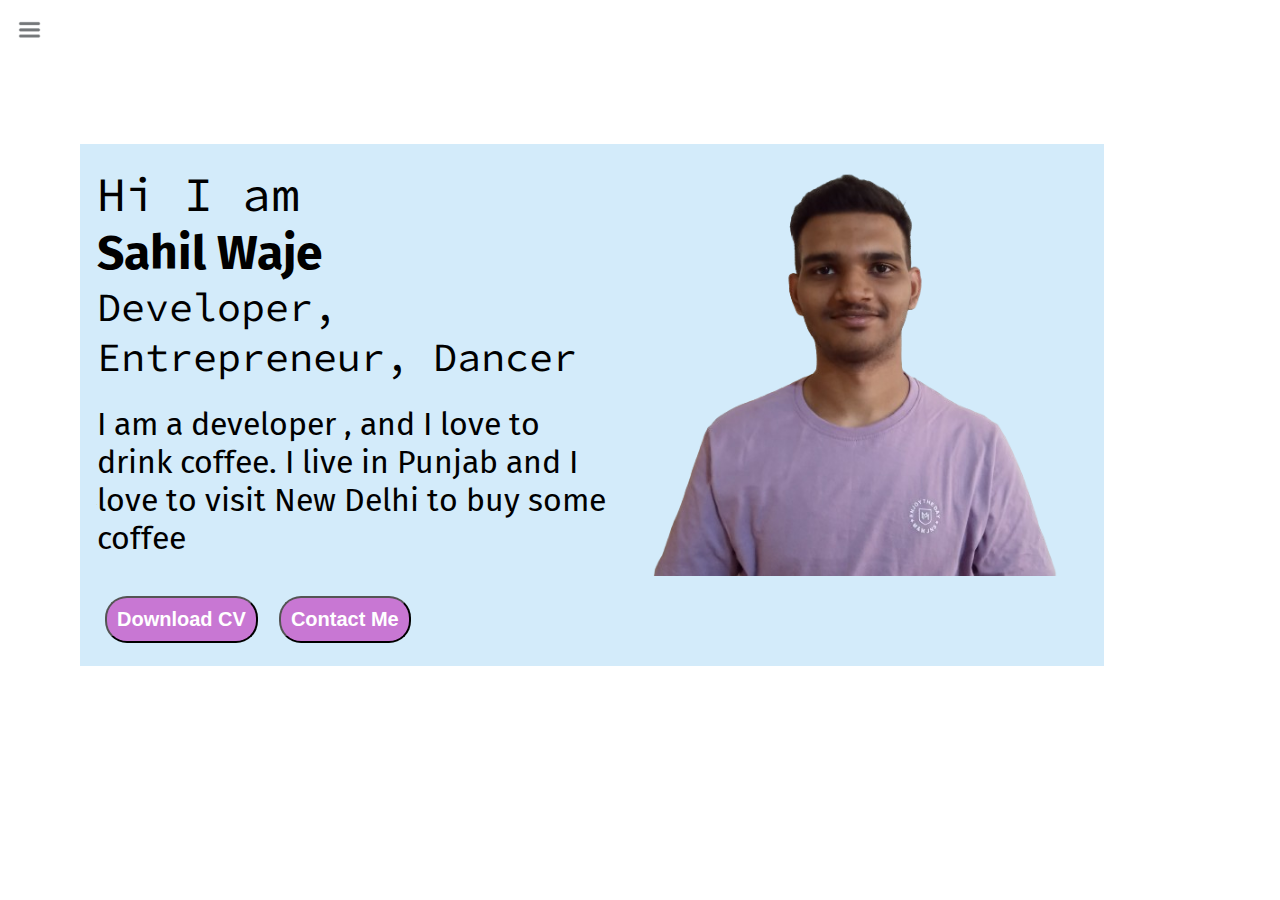
<file: index.html>
<!DOCTYPE html>
<html lang="en">
<head>
    <meta charset="UTF-8">
    <meta name="viewport" content="width=device-width, initial-scale=1.0">
    <link rel="stylesheet" href="styles.css">
    <title>Document</title>
</head>
<body>
    <div class="container " id="home">
    <div class="sidebar  sidebargo">
       
        <nav>
        <ul>
            <li><a href="/" id="h"> Home</a></li>
            <li><a href="intro.html" id="i">My Intro</a></li>
            <li><a href="services.html" id="s">Services</a></li>
            <li><a href="blog.html" id="b">Blog</a></li>
            <li><a href="contact.html" id="c">Contact Me</a></li>
        </ul>
        </nav>

    </div>
    <div class="main">
        <div class="hamburger">
            <img class="ham"src="/ham.png" alt="" width="23">
            <img class="cross" src="/cross.png" alt="" width="23">

        </div>
       <div class="infocontainer">
        <div class="devinfo">
            <div class="hello">Hi I am</div>
            <div class="name">Sahil Waje</div>
            <div class="about">Developer, Entrepreneur, Dancer</div>
           <div class="moreabout">I am a developer , and I love to drink coffee. I live in Punjab and I love to visit New Delhi to buy some coffee</div>
            <div class="buttons">
                <a href="/cv.txt">
                <button class="btn downloadcv">Download CV</button></a>
               <a href="/contact.html"> <button class="btn contactme">Contact Me</button></a>
            </div>
        </div>
        <div class="devpic">
           <img src="/websitephoto-removebg-preview.png" alt="Rahul Gandhi">
        </div>
       </div>
    </div>

    </div>

    <script src="script.js"></script>
    
</body>
</html>
</file>
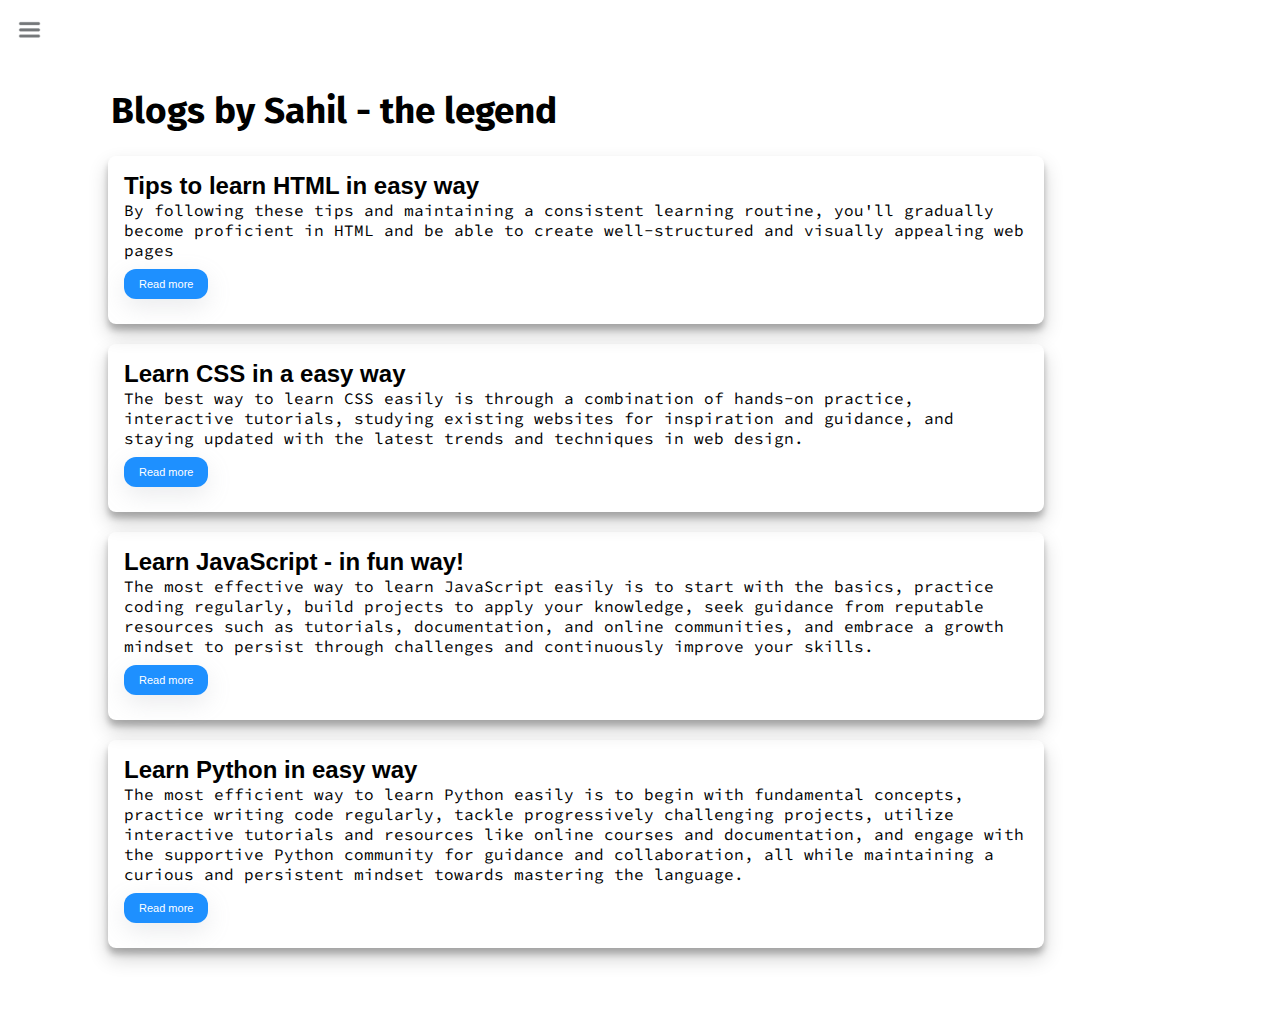
<file: blog.html>
<!DOCTYPE html>
<html lang="en">
<head>
    <meta charset="UTF-8">
    <meta name="viewport" content="width=device-width, initial-scale=1.0">
    <link rel="stylesheet" href="styles.css">
    <title>Document</title>
</head>
<body>
    <div class="container">
    <div class="sidebar sidebargo">
     
        <nav>
        <ul>
            <li><a href="/">Home</a></li>
            <li><a href="/intro.html">My Intro</a></li>
            <li><a href="/services.html">Services</a></li>
            <li><a href="/blog.html">Blog</a></li>
            <li><a href="/contact.html">Contact Me</a></li>
        </ul>
        </nav>

    </div>
    <div class="main">
        <div class="hamburger">
            <img class="ham"src="ham.png" alt="" width="23">
            <img class="cross" src="cross.png" alt="" width="23">

        </div>
       <div class="blogcontainer">
        <h1>Blogs by Sahil - the legend</h1>
        <div class="blogItem " id="html1">
            <h2>Tips to learn HTML in easy way</h2>
           <p>By following these tips and maintaining a consistent learning routine, you'll gradually become proficient in HTML and be able to create well-structured and visually appealing web pages</p>
          <a href="/learnhtml.html"> <button class=" btn-sms">Read more</button></a>
        
        </div>

        <div class="blogItem" id="css1">
            <h2>Learn CSS in a easy way</h2>
           
          <p>The best way to learn CSS easily is through a combination of hands-on practice, interactive tutorials, studying existing websites for inspiration and guidance, and staying updated with the latest trends and techniques in web design.</p>
           <a href="/learncss.html"> <button class=" btn-sms">Read more</button></a>
        </div>

        <div class="blogItem" id="javascript1">
            <h2>Learn JavaScript - in fun way!</h2>
            <p>The most effective way to learn JavaScript easily is to start with the basics, practice coding regularly, build projects to apply your knowledge, seek guidance from reputable resources such as tutorials, documentation, and online communities, and embrace a growth mindset to persist through challenges and continuously improve your skills.</p>
            <a href="/learnjavascript.html"><button class=" btn-sms">Read more</button></a> 
        
        </div>

        <div class="blogItem" id="python1">
            <h2>Learn Python in easy way</h2>
           <p>The most efficient way to learn Python easily is to begin with fundamental concepts, practice writing code regularly, tackle progressively challenging projects, utilize interactive tutorials and resources like online courses and documentation, and engage with the supportive Python community for guidance and collaboration, all while maintaining a curious and persistent mindset towards mastering the language.</p>
           <a href="/pythonlearn.html"><button class=" btn-sms">Read more</button></a>
        </div>

       </div>
    </div>

    </div>
    <script src="script.js"></script>
    
</body>
</html>
</file>
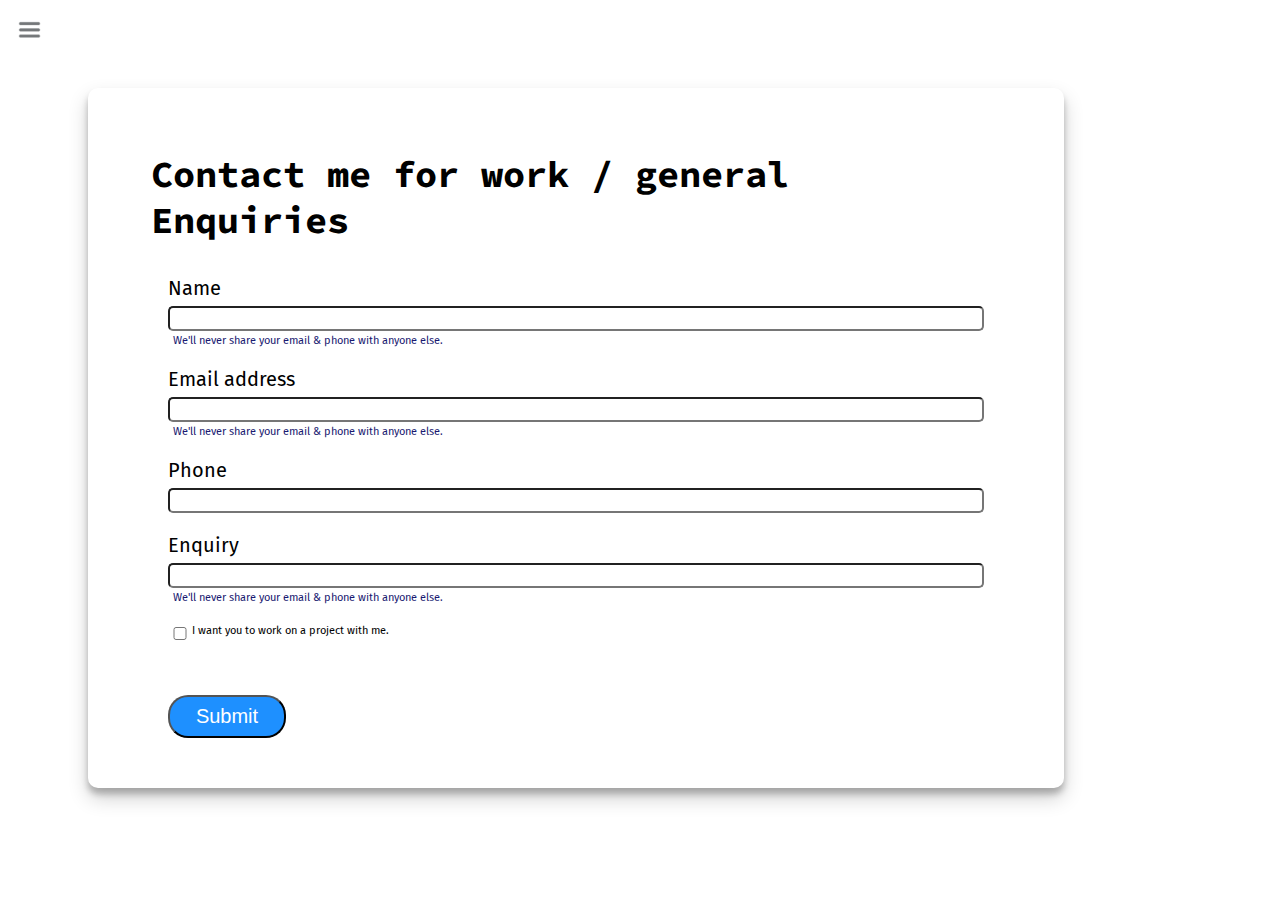
<file: contact.html>
<!DOCTYPE html>
<html lang="en">
<head>
    <meta charset="UTF-8">
    <meta name="viewport" content="width=device-width, initial-scale=1.0">
    <link rel="stylesheet" href="styles.css">
    <title>Document</title>
</head>
<body>
    <div class="container" id="contact">
    <div class="sidebar sidebargo">
        
        <nav>
        <ul>
            <li><a href="/"> Home</a></li>
            <li><a href="/intro.html">My Intro</a></li>
            <li><a href="/services.html">Services</a></li>
            <li><a href="/blog.html">Blog</a></li>
            <li><a href="/contact.html">Contact Me</a></li>
        </ul>
        </nav>

    </div>
    <div class="main">
      <div class="hamburger">
        <img class="ham"src="ham.png" alt="" width="23">
        <img class="cross" src="cross.png" alt="" width="23">

    </div>
        <div class="contactform">
            <h1 id="galaxyfold">Contact me for work / general Enquiries</h1>
            <form>
                <div class="mb-3">
                    <label for="clientname" class="form-label">Name</label>
                    <input type="name" class="form-control" id="clientname" aria-describedby="emailHelp">
                    <div id="emailHelp" class="form-text">We'll never share your email & phone with anyone else.</div>
                  </div>
                <div class="mb-3">
                  <label for="clientemail" class="form-label">Email address</label>
                  <input type="email" class="form-control" id="clientemail" aria-describedby="emailHelp">
                  <div id="emailHelp" class="form-text">We'll never share your email & phone with anyone else.</div>
                </div>
                <div class="mb-3">
                  <label for="clientphone" class="form-label">Phone</label>
                  <input type="phone" class="form-control" id="clientphone">
                </div>
                <div class="mb-3">
                    <label for="clientname" class="form-label">Enquiry</label>
                    <input type="name" class="form-control" id="clientname" aria-describedby="emailHelp">
                    <div id="emailHelp" class="form-text">We'll never share your email & phone with anyone else.</div>
                  </div>
                <div class="mb-3"id="form-check">
                  <input type="checkbox" class="form-check-input" id="isclient">
                  <label class="form-check-label" for="">I want you to work on a project with me.</label>
                </div>
                <div class="buttons"></div>
                <button type="submit" class=" btn-contact">Submit</button>
              </form>
        </div>
       
    </div>

    </div>
    <script src="script.js"></script>
    
</body>
</html>
</file>
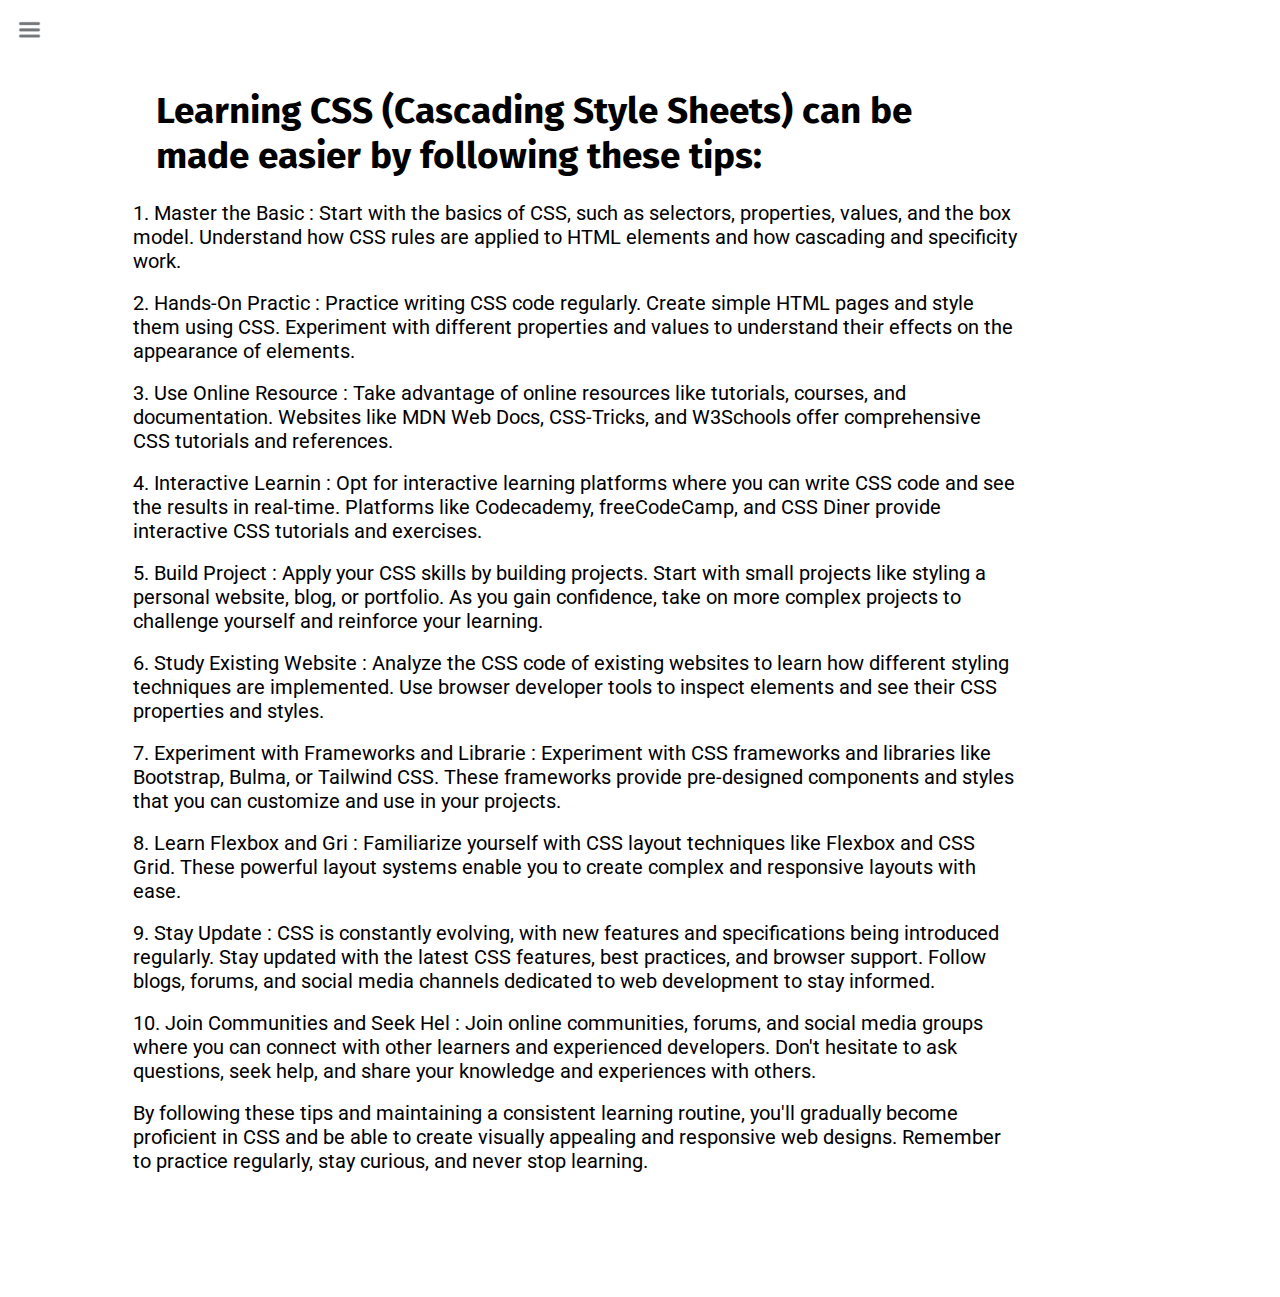
<file: learncss.html>
<!DOCTYPE html>
<html lang="en">
<head>
    <meta charset="UTF-8">
    <meta name="viewport" content="width=device-width, initial-scale=1.0">
    <link rel="stylesheet" href="styles.css">
    <title>Document</title>
</head>
<body>
    <div class="container">
    <div class="sidebar sidebargo">
     
        <nav>
        <ul>
            <li><a href="/">Home</a></li>
            <li><a href="/intro.html">My Intro</a></li>
            <li><a href="/services.html">Services</a></li>
            <li><a href="/blog.html">Blog</a></li>
            <li><a href="/contact.html">Contact Me</a></li>
        </ul>
        </nav>

    </div>
    <div class="main">
        <div class="hamburger">
            <img class="ham"src="ham.png" alt="" width="23">
            <img class="cross" src="cross.png" alt="" width="23">

        </div>
       <div class="blogcontainer">
        <div class="classlearncss">
       <h1>Learning CSS (Cascading Style Sheets) can be made easier by following these tips:</h1>

       <p>1. Master the Basic : Start with the basics of CSS, such as selectors, properties, values, and the box model. Understand how CSS rules are applied to HTML elements and how cascading and specificity work.</p><br> 
        
       <p> 2. Hands-On Practic : Practice writing CSS code regularly. Create simple HTML pages and style them using CSS. Experiment with different properties and values to understand their effects on the appearance of elements.</p><br>
        
       <p> 3. Use Online Resource : Take advantage of online resources like tutorials, courses, and documentation. Websites like MDN Web Docs, CSS-Tricks, and W3Schools offer comprehensive CSS tutorials and references.</p><br>
        
       <p>4. Interactive Learnin : Opt for interactive learning platforms where you can write CSS code and see the results in real-time. Platforms like Codecademy, freeCodeCamp, and CSS Diner provide interactive CSS tutorials and exercises.</p><br> 
        
        <p>5. Build Project : Apply your CSS skills by building projects. Start with small projects like styling a personal website, blog, or portfolio. As you gain confidence, take on more complex projects to challenge yourself and reinforce your learning.</p><br>
        
      <p> 6. Study Existing Website : Analyze the CSS code of existing websites to learn how different styling techniques are implemented. Use browser developer tools to inspect elements and see their CSS properties and styles.</p><br> 
        
       <p> 7. Experiment with Frameworks and Librarie : Experiment with CSS frameworks and libraries like Bootstrap, Bulma, or Tailwind CSS. These frameworks provide pre-designed components and styles that you can customize and use in your projects.</p><br>
        
    <p>8. Learn Flexbox and Gri : Familiarize yourself with CSS layout techniques like Flexbox and CSS Grid. These powerful layout systems enable you to create complex and responsive layouts with ease.</p><br> 
        
      <p>  9. Stay Update : CSS is constantly evolving, with new features and specifications being introduced regularly. Stay updated with the latest CSS features, best practices, and browser support. Follow blogs, forums, and social media channels dedicated to web development to stay informed.</p><br>
        
      <p>  10. Join Communities and Seek Hel : Join online communities, forums, and social media groups where you can connect with other learners and experienced developers. Don't hesitate to ask questions, seek help, and share your knowledge and experiences with others.</p><br>
        
       <p> By following these tips and maintaining a consistent learning routine, you'll gradually become proficient in CSS and be able to create visually appealing and responsive web designs. Remember to practice regularly, stay curious, and never stop learning.</p><br></p><br>
</div>
       </div>
    </div>

    </div>
    <script src="script.js"></script>
    
</body>
</html>
</file>
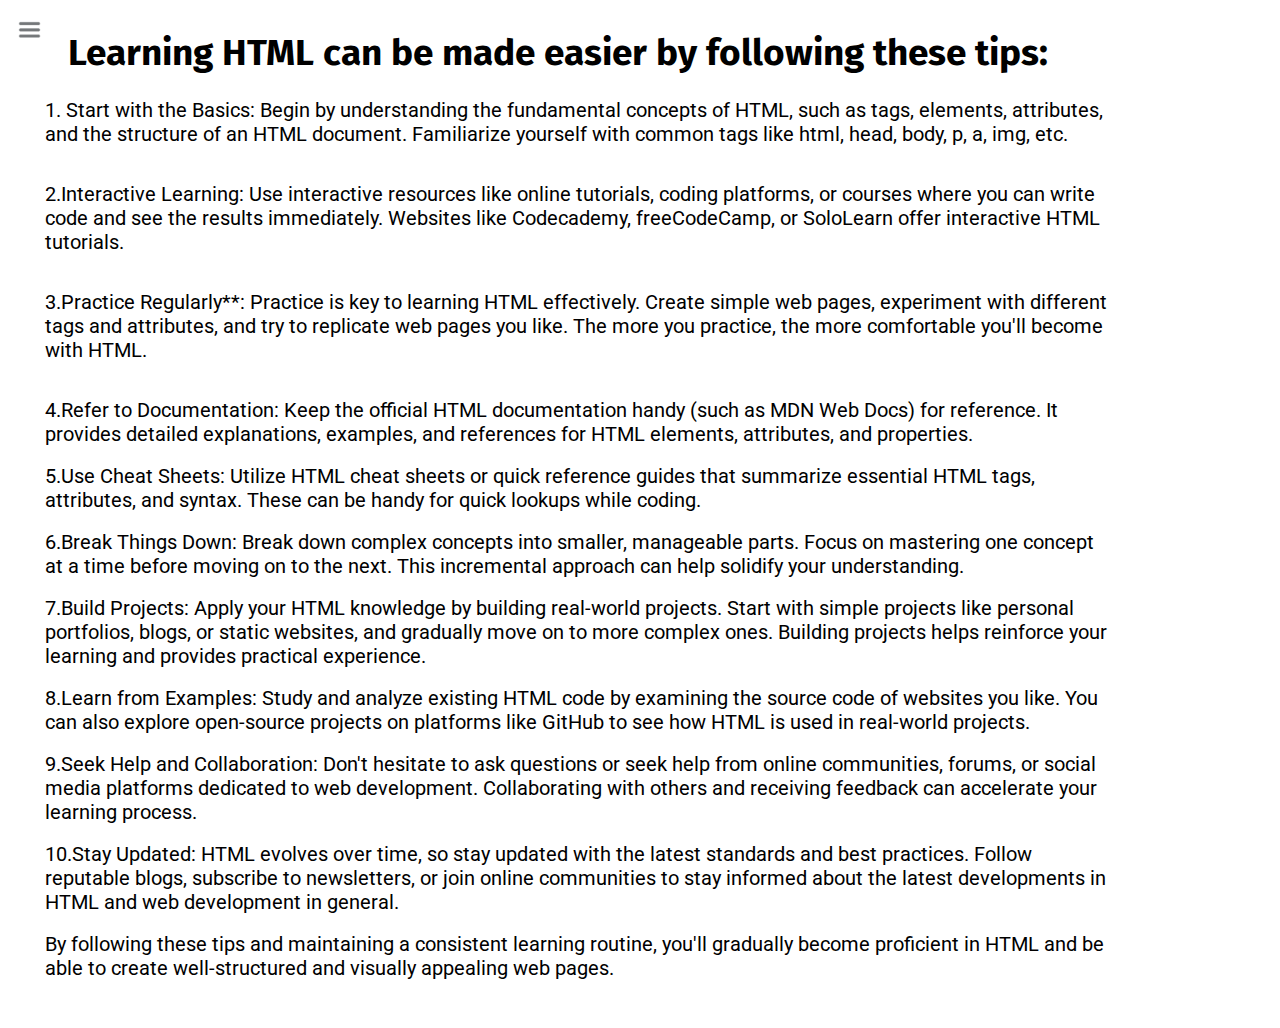
<file: learnhtml.html>
<!DOCTYPE html>
<html lang="en">
<head>
    <meta charset="UTF-8">
    <meta name="viewport" content="width=device-width, initial-scale=1.0">
    <link rel="stylesheet" href="styles.css">
    <title>Document</title>
</head>
<body>
    <div class="container">
    <div class="sidebar sidebargo">
     
        <nav>
        <ul>
            <li><a href="/">Home</a></li>
            <li><a href="/intro.html">My Intro</a></li>
            <li><a href="/services.html">Services</a></li>
            <li><a href="/blog.html">Blog</a></li>
            <li><a href="/contact.html">Contact Me</a></li>
        </ul>
        </nav>

    </div>
    <div class="main">
        <div class="hamburger">
            <img class="ham"src="ham.png" alt="" width="23">
            <img class="cross" src="cross.png" alt="" width="23">

        </div>
       <div class="classlearnhtml">
        <div class="learnhtml">
        <h1>Learning HTML can be made easier by following these tips:</h1>

           <p> 1. Start with the Basics: Begin by understanding the fundamental concepts of HTML, such as tags, elements, attributes, and the structure of an HTML document. Familiarize yourself with common tags like html, head, body, p, a, img, etc.</p><br><br>
            
            <p>2.Interactive Learning: Use interactive resources like online tutorials, coding platforms, or courses where you can write code and see the results immediately. Websites like Codecademy, freeCodeCamp, or SoloLearn offer interactive HTML tutorials.</p><br><br>
            
          <p>  3.Practice Regularly**: Practice is key to learning HTML effectively. Create simple web pages, experiment with different tags and attributes, and try to replicate web pages you like. The more you practice, the more comfortable you'll become with HTML.</p><br><br>
            
            <p>4.Refer to Documentation: Keep the official HTML documentation handy (such as MDN Web Docs) for reference. It provides detailed explanations, examples, and references for HTML elements, attributes, and properties.</p><br>
            
            <p>5.Use Cheat Sheets: Utilize HTML cheat sheets or quick reference guides that summarize essential HTML tags, attributes, and syntax. These can be handy for quick lookups while coding.</p><br>
            
          <p>  6.Break Things Down: Break down complex concepts into smaller, manageable parts. Focus on mastering one concept at a time before moving on to the next. This incremental approach can help solidify your understanding.</p><br>
            
            <p>7.Build Projects: Apply your HTML knowledge by building real-world projects. Start with simple projects like personal portfolios, blogs, or static websites, and gradually move on to more complex ones. Building projects helps reinforce your learning and provides practical experience.</p><br>
            
            <p>8.Learn from Examples: Study and analyze existing HTML code by examining the source code of websites you like. You can also explore open-source projects on platforms like GitHub to see how HTML is used in real-world projects.</p><br>
            
            <p>9.Seek Help and Collaboration: Don't hesitate to ask questions or seek help from online communities, forums, or social media platforms dedicated to web development. Collaborating with others and receiving feedback can accelerate your learning process.</p><br>
            
            <p>10.Stay Updated: HTML evolves over time, so stay updated with the latest standards and best practices. Follow reputable blogs, subscribe to newsletters, or join online communities to stay informed about the latest developments in HTML and web development in general.</p><br>
            
            <p>By following these tips and maintaining a consistent learning routine, you'll gradually become proficient in HTML and be able to create well-structured and visually appealing web pages.</p><br>
        
</div>
       </div>
    </div>

    </div>
    <script src="script.js"></script>
    
</body>
</html>
</file>
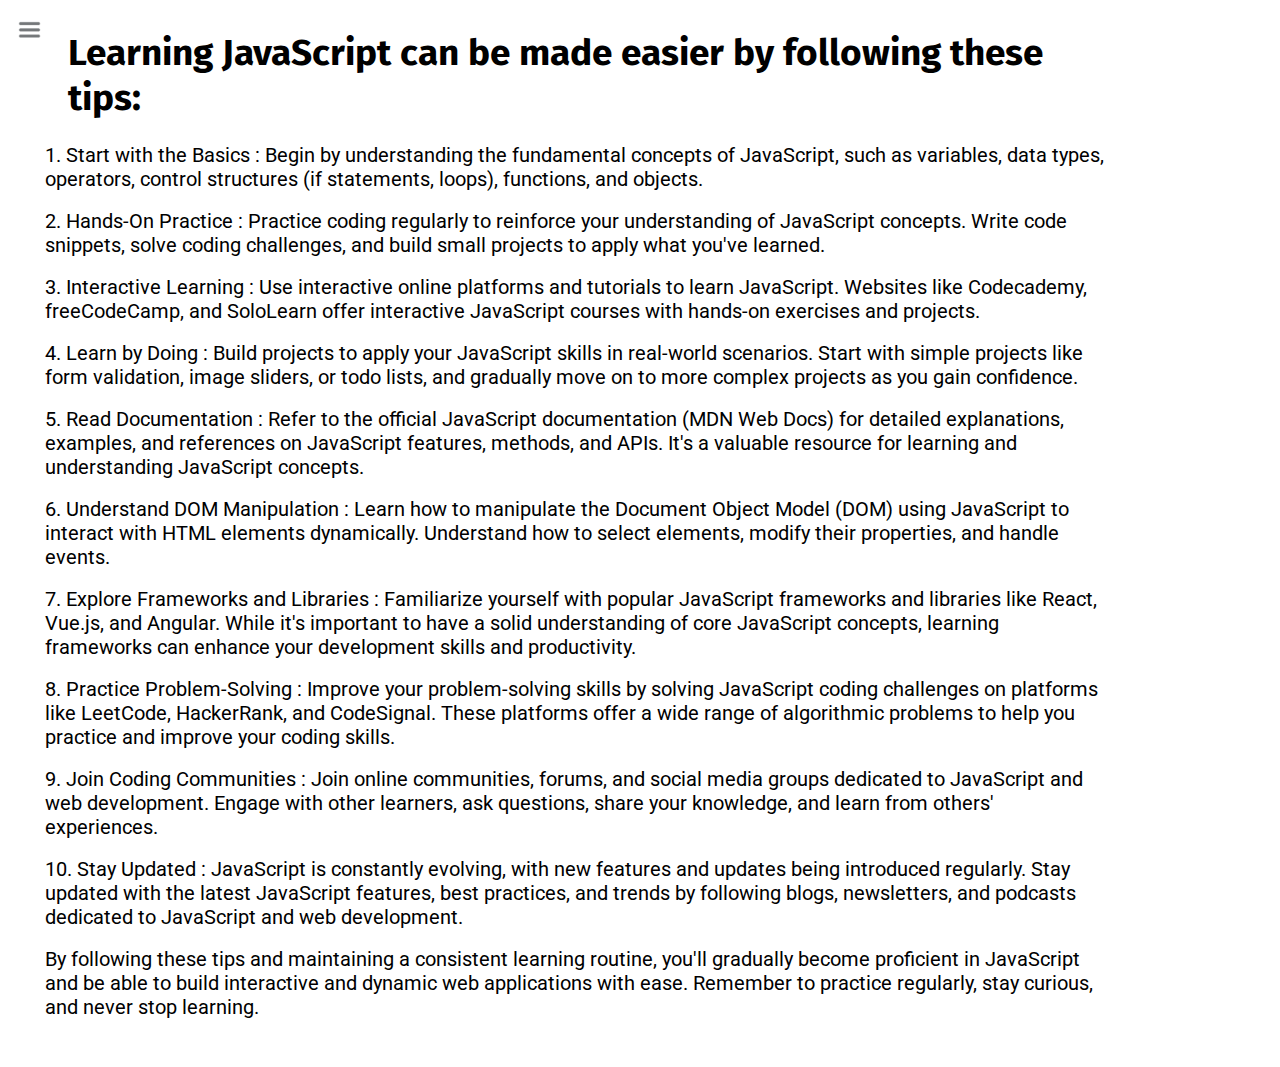
<file: learnjavascript.html>
<!DOCTYPE html>
<html lang="en">
<head>
    <meta charset="UTF-8">
    <meta name="viewport" content="width=device-width, initial-scale=1.0">
    <link rel="stylesheet" href="styles.css">
    <title>Document</title>
</head>
<body>
    <div class="container">
    <div class="sidebar  sidebargo">
       
        <nav>
        <ul>
            <li><a href="/"> Home</a></li>
            <li><a href="/intro.html">My Intro</a></li>
            <li><a href="/services.html">Services</a></li>
            <li><a href="/blog.html">Blog</a></li>
            <li><a href="/contact.html">Contact Me</a></li>
        </ul>
        </nav>

    </div>
    <div class="main">
        <div class="hamburger">
            <img class="ham"src="/ham.png" alt="" width="23">
            <img class="cross" src="/cross.png" alt="" width="23">

        </div>
       
        <div class="classlearnjavascript">
        
        <h1>    Learning JavaScript can be made easier by following these tips:</h1>

<p>1. Start with the Basics : Begin by understanding the fundamental concepts of JavaScript, such as variables, data types, operators, control structures (if statements, loops), functions, and objects. </p><br>

<p>2. Hands-On Practice : Practice coding regularly to reinforce your understanding of JavaScript concepts. Write code snippets, solve coding challenges, and build small projects to apply what you've learned. </p><br>

<p>3. Interactive Learning : Use interactive online platforms and tutorials to learn JavaScript. Websites like Codecademy, freeCodeCamp, and SoloLearn offer interactive JavaScript courses with hands-on exercises and projects. </p><br>

<p>4. Learn by Doing : Build projects to apply your JavaScript skills in real-world scenarios. Start with simple projects like form validation, image sliders, or todo lists, and gradually move on to more complex projects as you gain confidence. </p><br>

<p>5. Read Documentation : Refer to the official JavaScript documentation (MDN Web Docs) for detailed explanations, examples, and references on JavaScript features, methods, and APIs. It's a valuable resource for learning and understanding JavaScript concepts. </p><br>

<p>6. Understand DOM Manipulation : Learn how to manipulate the Document Object Model (DOM) using JavaScript to interact with HTML elements dynamically. Understand how to select elements, modify their properties, and handle events. </p><br>

<p>7. Explore Frameworks and Libraries : Familiarize yourself with popular JavaScript frameworks and libraries like React, Vue.js, and Angular. While it's important to have a solid understanding of core JavaScript concepts, learning frameworks can enhance your development skills and productivity. </p><br>

<p>8. Practice Problem-Solving : Improve your problem-solving skills by solving JavaScript coding challenges on platforms like LeetCode, HackerRank, and CodeSignal. These platforms offer a wide range of algorithmic problems to help you practice and improve your coding skills. </p><br>

<p>9. Join Coding Communities : Join online communities, forums, and social media groups dedicated to JavaScript and web development. Engage with other learners, ask questions, share your knowledge, and learn from others' experiences. </p><br>

<p>10. Stay Updated : JavaScript is constantly evolving, with new features and updates being introduced regularly. Stay updated with the latest JavaScript features, best practices, and trends by following blogs, newsletters, and podcasts dedicated to JavaScript and web development. </p><br>

<p>By following these tips and maintaining a consistent learning routine, you'll gradually become proficient in JavaScript and be able to build interactive and dynamic web applications with ease. Remember to practice regularly, stay curious, and never stop learning. </p><br>
        
       </div> 
      
    </div>

    </div>

    <script src="script.js"></script>
    
</body>
</html>
</file>
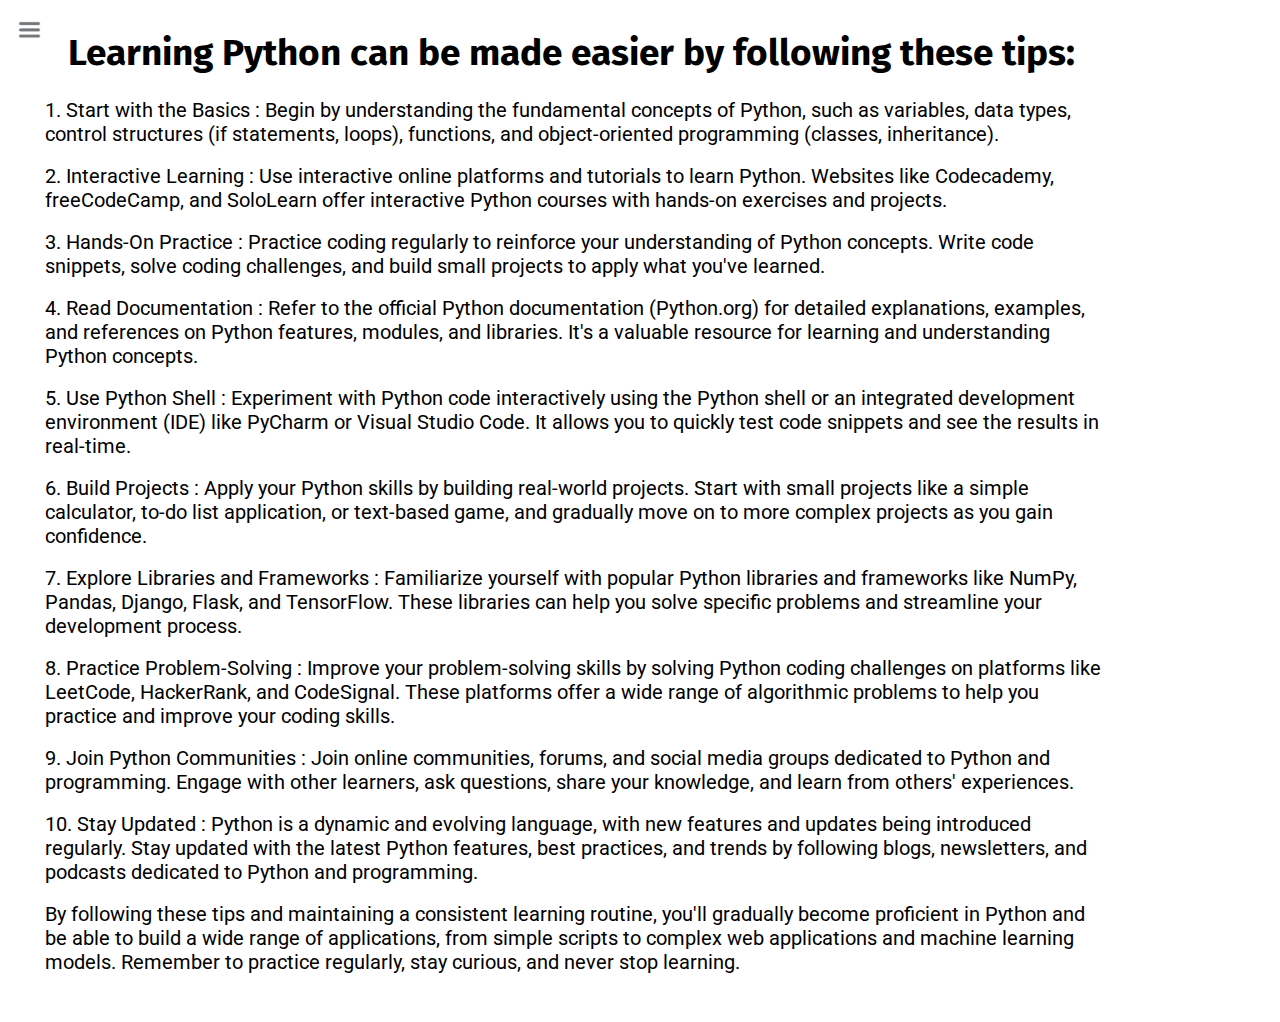
<file: pythonlearn.html>
<!DOCTYPE html>
<html lang="en">
<head>
    <meta charset="UTF-8">
    <meta name="viewport" content="width=device-width, initial-scale=1.0">
    <link rel="stylesheet" href="styles.css">
    <title>Document</title>
</head>
<body>
    <div class="container">
    <div class="sidebar  sidebargo">
       
        <nav>
        <ul>
            <li><a href="/"> Home</a></li>
            <li><a href="/intro.html">My Intro</a></li>
            <li><a href="/services.html">Services</a></li>
            <li><a href="/blog.html">Blog</a></li>
            <li><a href="/contact.html">Contact Me</a></li>
        </ul>
        </nav>

    </div>
    <div class="main">
        <div class="hamburger">
            <img class="ham"src="/ham.png" alt="" width="23">
            <img class="cross" src="/cross.png" alt="" width="23">

        </div>
       <div class="classlearnpython">
        <p>
           <h1> Learning Python can be made easier by following these tips:</h1>

<p>1.  Start with the Basics : Begin by understanding the fundamental concepts of Python, such as variables, data types, control structures (if statements, loops), functions, and object-oriented programming (classes, inheritance).</p><br>

<p>2.  Interactive Learning : Use interactive online platforms and tutorials to learn Python. Websites like Codecademy, freeCodeCamp, and SoloLearn offer interactive Python courses with hands-on exercises and projects.</p><br>

<p>3.  Hands-On Practice : Practice coding regularly to reinforce your understanding of Python concepts. Write code snippets, solve coding challenges, and build small projects to apply what you've learned.</p><br>

<p>4.  Read Documentation : Refer to the official Python documentation (Python.org) for detailed explanations, examples, and references on Python features, modules, and libraries. It's a valuable resource for learning and understanding Python concepts.</p><br>

<p>5.  Use Python Shell : Experiment with Python code interactively using the Python shell or an integrated development environment (IDE) like PyCharm or Visual Studio Code. It allows you to quickly test code snippets and see the results in real-time.</p><br>

<p>6.  Build Projects : Apply your Python skills by building real-world projects. Start with small projects like a simple calculator, to-do list application, or text-based game, and gradually move on to more complex projects as you gain confidence.</p><br>

<p>7.  Explore Libraries and Frameworks : Familiarize yourself with popular Python libraries and frameworks like NumPy, Pandas, Django, Flask, and TensorFlow. These libraries can help you solve specific problems and streamline your development process.</p><br>

<p>8.  Practice Problem-Solving : Improve your problem-solving skills by solving Python coding challenges on platforms like LeetCode, HackerRank, and CodeSignal. These platforms offer a wide range of algorithmic problems to help you practice and improve your coding skills.</p><br>

<p>9.  Join Python Communities : Join online communities, forums, and social media groups dedicated to Python and programming. Engage with other learners, ask questions, share your knowledge, and learn from others' experiences.</p><br>

<p>10.  Stay Updated : Python is a dynamic and evolving language, with new features and updates being introduced regularly. Stay updated with the latest Python features, best practices, and trends by following blogs, newsletters, and podcasts dedicated to Python and programming.</p><br>

<p>By following these tips and maintaining a consistent learning routine, you'll gradually become proficient in Python and be able to build a wide range of applications, from simple scripts to complex web applications and machine learning models. Remember to practice regularly, stay curious, and never stop learning.</p><br></p>
        
       </div>
    </div>

    </div>

    <script src="script.js"></script>
    
</body>
</html>
</file>
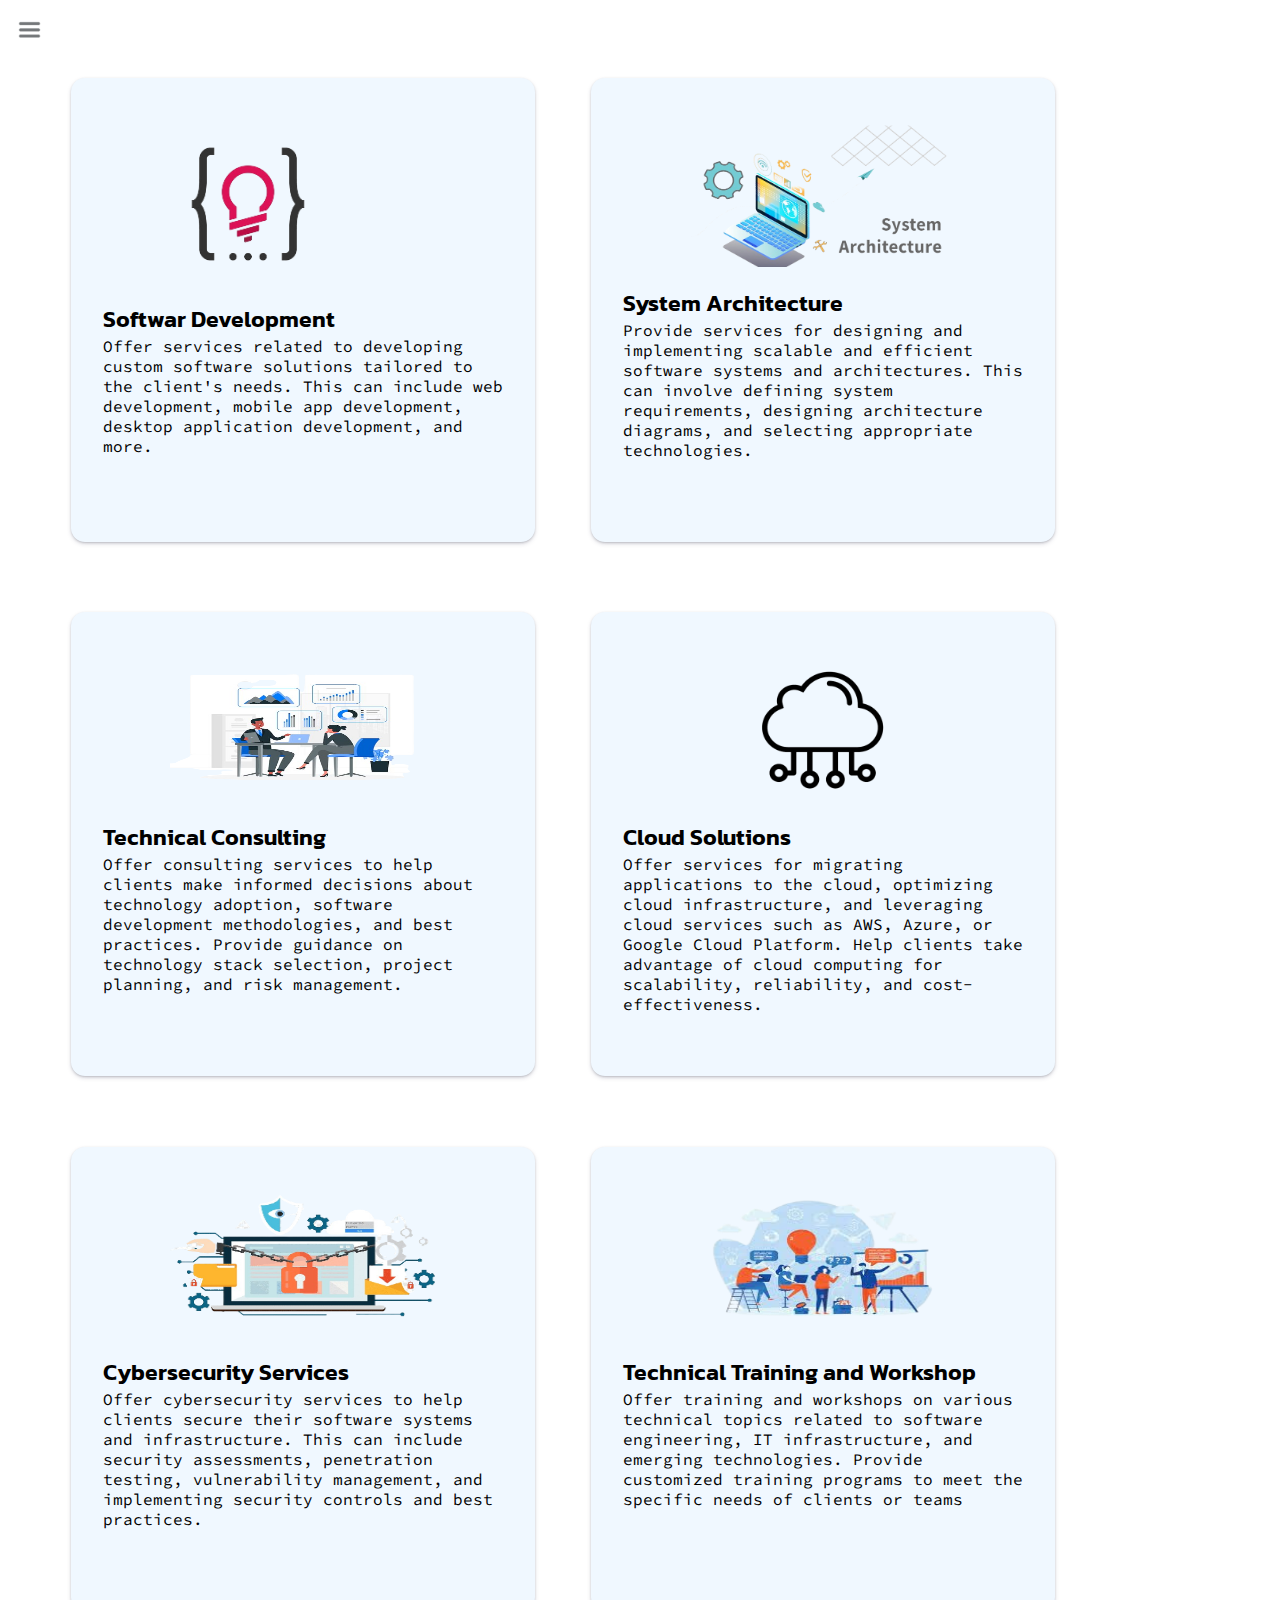
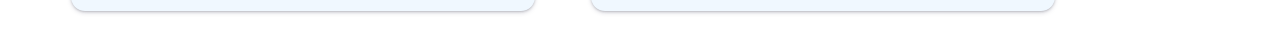
<file: services.html>
<!DOCTYPE html>
<html lang="en">
<head>
    <meta charset="UTF-8">
    <meta name="viewport" content="width=device-width, initial-scale=1.0">
    <link rel="stylesheet" href="styles.css">
    <title>Document</title>
</head>
<body>
    <div class="container">
    <div class="sidebar sidebargo">
      
        <nav>
        <ul>
            <li><a href="/">Home</a></li>
            <li><a href="/intro.html">My Intro</a></li>
            <li><a href="/services.html">Services</a></li>
            <li><a href="/blog.html">Blog</a></li>
            <li><a href="/contact.html">Contact Me</a></li>
        </ul>
        </nav>

    </div>
    <div class="main">
        <div class="hamburger">
            <img class="ham"src="ham.png" alt="" width="23">
            <img class="cross" src="cross.png" alt="" width="23">

        </div>
       <div class="servicessection">
        <div class="card1">
            <img src="/softwaredevelopment_2_-removebg-preview.png" alt="" width="250px" class="softwaredevelopmentimage2">
            <h4>Softwar Development</h4>
          <p> Offer services related to developing custom software solutions tailored to the client's needs. This can include web development, mobile app development, desktop application development, and more.</p>
        </div>
       
        
       
       <div class="card2">
        <img src="/System-Architecture-removebg-preview.png" alt="" class="systemarchitectureimage">
        <h4>System Architecture</h4>
        <p>Provide services for designing and implementing scalable and efficient software systems and architectures. This can involve defining system requirements, designing architecture diagrams, and selecting appropriate technologies.</p>
       </div>

       <div class="card3">
        <img src="/strategic-consulting-concept-illustration_114360-9336__1_-removebg-preview.png" alt="" class="systemarchitectureimage">
        <h4>Technical Consulting</h4>
        <p>Offer consulting services to help clients make informed decisions about technology adoption, software development methodologies, and best practices. Provide guidance on technology stack selection, project planning, and risk management.</p>
       </div>

       <div class="card4">
        <img src="/cloudsolution_2_-removebg-preview.png" alt="" class="systemarchitectureimage" id="cloudsolutions">
        <h4>Cloud Solutions</h4>
        <p>Offer services for migrating applications to the cloud, optimizing cloud infrastructure, and leveraging cloud services such as AWS, Azure, or Google Cloud Platform. Help clients take advantage of cloud computing for scalability, reliability, and cost-effectiveness.</p>
       </div>

       <div class="card5">
        <img src="/cybersecurity.png" alt="" class="systemarchitectureimage"  id="cybersecure">
        <h4>Cybersecurity Services</h4>
        <p>Offer cybersecurity services to help clients secure their software systems and infrastructure. This can include security assessments, penetration testing, vulnerability management, and implementing security controls and best practices.</p>
       </div>

       <div class="card6">
        <img src="/technicaltrainingremoved.png" alt="" class="systemarchitectureimage" id="tech">
        <h4>Technical Training and Workshop</h4>
        <p>Offer training and workshops on various technical topics related to software engineering, IT infrastructure, and emerging technologies. Provide customized training programs to meet the specific needs of clients or teams</p>
        </div>



    </div>
    </div>

    </div>
    <script src="script.js"></script>
    
</body>
</html>
</file>
<file: styles.css>
@import url('https://fonts.googleapis.com/css2?family=Fira+Sans:ital,wght@0,100;0,200;0,300;0,400;0,500;0,600;0,700;0,800;0,900;1,100;1,200;1,300;1,400;1,500;1,600;1,700;1,800;1,900&family=Source+Code+Pro:ital,wght@0,200..900;1,200..900&display=swap');

@import url('https://fonts.googleapis.com/css2?family=Source+Code+Pro:ital,wght@0,200..900;1,200..900&display=swap');

@import url('https://fonts.googleapis.com/css2?family=Mukta:wght@200;300;400;500;600;700;800&display=swap');

@import url('https://fonts.googleapis.com/css2?family=Mukta:wght@200;300;400;500;600;700;800&family=Roboto+Slab:wght@100..900&display=swap');
@import url('https://fonts.googleapis.com/css2?family=Anta&family=Mukta:wght@200;300;400;500;600;700;800&family=Roboto+Slab:wght@100..900&display=swap');
@import url('https://fonts.googleapis.com/css2?family=Anta&family=Chivo:ital,wght@0,100..900;1,100..900&family=Mukta:wght@200;300;400;500;600;700;800&family=Roboto+Slab:wght@600&display=swap');
@import url('https://fonts.googleapis.com/css2?family=Anta&family=Chivo:ital,wght@0,100..900;1,100..900&family=Kanit:ital,wght@0,100;0,200;0,300;0,400;0,500;0,600;0,700;0,800;0,900;1,100;1,200;1,300;1,400;1,500;1,600;1,700;1,800;1,900&family=Mukta:wght@200;300;400;500;600;700;800&family=Roboto+Slab:wght@600&display=swap');
@import url('https://fonts.googleapis.com/css2?family=Anta&family=Chivo:ital,wght@0,100..900;1,100..900&family=Kanit:ital,wght@0,100;0,200;0,300;0,400;0,500;0,600;0,700;0,800;0,900;1,100;1,200;1,300;1,400;1,500;1,600;1,700;1,800;1,900&family=Mukta:wght@200;300;400;500;600;700;800&family=Open+Sans:ital,wght@0,300..800;1,300..800&family=Roboto+Slab:wght@600&display=swap');
@import url('https://fonts.googleapis.com/css2?family=Anta&family=Chivo:ital,wght@0,100..900;1,100..900&family=Kanit:ital,wght@0,100;0,200;0,300;0,400;0,500;0,600;0,700;0,800;0,900;1,100;1,200;1,300;1,400;1,500;1,600;1,700;1,800;1,900&family=Mukta:wght@200;300;400;500;600;700;800&family=Open+Sans:ital,wght@0,300..800;1,300..800&family=Roboto+Slab:wght@600&family=Roboto:ital,wght@0,100;0,300;0,400;0,500;0,700;0,900;1,100;1,300;1,400;1,500;1,700;1,900&display=swap');

*{
    margin:0;
    padding:0;
}

.sidebar{
    background-color:rgb(168, 168, 168);
   
 
    height:100%;
    font-family: 'Fira Sans', sans-serif;
    transition:transform 0.3s ease-in;
    position:absolute;
    padding-right: 9px;
    z-index:1;

}

.sidebar nav{
    padding:45px;
    font-size:30px;
    padding:33px 34px;


}

.sidebar nav li{
    list-style:none;
    font-size:30px;
    padding:33px 0px;
}

.sidebar nav li a{
    text-decoration: none;
    color:black;

} 


.main{
    background-color:white;
    width:90vw;
}

.container{
    display:flex;
    
}

.infocontainer{
   /* background-color:rgba(202,9,128);*/
   background-color:rgb(211, 235, 250);
    height:58vh;
    width:80vw;
   /* margin:144px auto;*/
  margin:144px 80px;
    display:flex;
    justify-content: space-around;


}

.devpic img {
    width: 470px;
   /* height: 49vh;*/
   height:auto;
    margin-bottom: -39px;
}

.devinfo{
    font-size: 16px;
 display:flex;
 justify-content:center;
 flex-direction:column;
 font-family: 'Source Code Pro',monospace;
 padding: 0px 17px;

  
}

.hello{
font-size: 3em;
}

.name{
    font-size: 3em;
    font-weight: bold;
    font-family: 'Fira Sans', sans-serif;
}
.about{
    font-size: 2.5em;
}

.buttons{
    margin-top: 2.2em;
    font-size:16px;
}
.btn{

    padding:9px 14px;
    border-radius: 22px;
    color:white;
    background-color:dodgerblue;
    font-weight:bold;
    font-size:2em;
    margin:3px 3px;
    cursor:pointer;
}

.btn-contact {
    font-size: 20px;
    font-style: normal;
    font-weight: 34;
    padding: 8px;
    width: 118px;
    margin-top: -17px;
    color:white;
    background:dodgerblue;
    border-radius:20px;
}

.downloadcv{
    margin-left:8px;
    font-size:20px;
    padding:10px;
    background-color:rgba(198, 99, 203, 0.852);

}

.contactme{
    margin-left:8px;
    font-size:20px;
    padding:10px;
    background-color:rgba(198,99,203,0.852);
}

.btn-sms {
    font-size: 11px;
    padding: 9px 15px;
    margin: 9px 0;
    background-color: dodgerblue;
    color:white;
    border-radius:12px;
    border:none;
    box-shadow: rgba(149, 157, 165, 0.2) 0px 8px 24px;
    transition:box-shadow ease-in 0.3s, transform  ease-in 0.2s;
  
    cursor:pointer;
}

.timepass{
    background-color:blueviolet;
    width:400px;
    height:1000px;
}



.moreabout{
    font-size:2em;
    font-family: 'Fira Sans', sans-serif;
    margin-top:23px; 
}

.contactform{
    background-color:white;
    font-family: 'Fira Sans', sans-serif;
    padding: 0px 34px;
  /*padding-top:144px;*/
    margin: 88px;
    box-shadow: rgba(0, 0, 0, 0.19) 0px 10px 20px, rgba(0, 0, 0, 0.23) 0px 6px 6px;
    border-radius:10px;
 height:620px;
 padding:40px;
}

.form-label{
    font-size: 20px;

}

.contactform h1{
    font-family: 'Source Code Pro',monospace;
 /*padding: 12px 0;  */
}

.contactform form div{
    padding:10px 0px;
    display:flex;
    flex-direction:column;

}

.contactform form{
    margin:0 40px;
}

.contactform form div input{
   /* width:26vw;*/
    border-radius:5px;
    margin: 6px 0 0 0;
    padding:3px;
}

.form-text{
    font-size:13px;
}


.form-check-label{
    font-size:11px;
}


#emailHelp{
    font-size: 11px;
    color:midnightblue;
    margin:0 5px;
    padding:3px 0 0 0;
}

#form-check{
    flex-direction:row;

}

#form-check input{
    width:24px;
    margin:3px 0;

}

.blogcontainer{
    margin: 88px;
}

.blogItem{
    margin:20px;
    font-family: 'Fira Sans',sans-serif;
   /* border:3px solid black;*/
    border-radius:8px;
    padding:16px;
   /* box-shadow: rgba(0, 0, 0, 0.24) 0px 3px 8px;*/
   box-shadow: rgba(0, 0, 0, 0.19) 0px 10px 20px, rgba(0, 0, 0, 0.23) 0px 6px 6px;
    transition:box-shadow ease-in 0.3s, transform  ease-in 0.2s;
  
    cursor:pointer;
}

.blogItem:hover{
    box-shadow: rgba(50, 50, 93, 0.25) 0px 30px 60px -12px, rgba(0, 0, 0, 0.3) 0px 18px 36px -18px;
    transform:translateY(-5px);
}


 h1{
    font-family: 'Fira Sans',sans-serif;
    margin:23px;
    font-size:37px;

}

h2{
    font-family:'Mukta ',sans-serif;
}
 p{
font-family:'Source Code Pro',monospace;
}

.intro{
    margin:88px;
    margin-left:25px;
   /* font-family:"Roboto",sans-serif;*/
  /* font-family:"Mukta",sans-serif;*/

}

.intro h2{
font-family: 'Fira Sans', sans-serif;
margin:  12px ;
font-size:35px;
}

.intro p{
    font-family:'Source Code Pro',monospace;
margin:12px;
/*font-family:"Roboto",sans-serif;*/
font-family:"Mukta",sans-serif;
font-size:20px;

}

.skill {
    width: 150px;
    height: 9px;
    background-color: red;
    border: 2px solid black;
}

.skillcontainer{
    padding:12px;
}

.skillItem{
    display:flex;
    align-items: center;
    font-family:'Source Code Pro', monospace;
    font-weight:900;
    font-size:18px;
}

.skillItem text{
   
}

.hundred{
    width:900px;
    background-color: blueviolet;

}

.fifty{
    width:125px;
    background-color: aqua;
}

.t5{
    width:75px;
    background-color:yellow;
}

.htmlt5{
    margin-left: 65px;
    width:300px;
    border:none;

}
.css{
    margin-left:75px;
     width:225px;
     border:none;
}

.javascript{
    width:200px;
    border:none;

}

.phpt5{
margin-left:75px;
width:245px;
border:none;
}

.python{
    margin-left:44px;
    border:none;

}
.sidebargo{
    transform:translate(-443px,0px);
    position:absolute;
    z-index: 1;

}

.hamburger{
    position:absolute;
    cursor:pointer;
    top:10px;
    left:10px;
    z-index:2;
}

.ham{
    margin-top:8px;
    margin-left:8px;
   
}

.cross {
    margin-left: 190px;
    margin-top: -6px;
}

/*Servicessection*/
.servicessection{
    display:flex;
    flex-wrap:wrap;
    background-color:white;
    width:100%;
    height:100%;
    margin: 43px 0px 0px 43px;
    align-items: center;
}

.card1{
    width: 400px;
    height: 400px;
    padding: 32px;
    background-color: aliceblue;
   /* margin: 67px 50px;
    margin-top: 45px;*/
    margin:28px;
    justify-content:center;
    align-items: center;
    font-family:Verdana, Geneva, Tahoma, sans-serif;
    border-radius: 14px;
    box-shadow: rgba(149, 157, 165, 0.2) 0px 8px 24px;
    box-shadow: rgba(50, 50, 93, 0.25) 0px 2px 5px -1px, rgba(0, 0, 0, 0.3) 0px 1px 3px -1px;
  transition:box-shadow ease-in 0.3s, transform  ease-in 0.2s;

  cursor:pointer;


}

.card1:hover{
    box-shadow: rgba(50, 50, 93, 0.25) 0px 30px 60px -12px, rgba(0, 0, 0, 0.3) 0px 18px 36px -18px;
    transform:translateY(-5px);
}



.softwaredevelopmentimage2{
    margin-left:20px;
}

.card2{
    width: 400px;
    height: 400px;
    background-color: aliceblue;
   /* padding: 34px 54px;
    border-radius: 21px;*/
    padding:32px;
    margin:28px; 
    border-radius:14px;
    box-shadow: rgba(149, 157, 165, 0.2) 0px 8px 24px;
   box-shadow: rgba(50, 50, 93, 0.25) 0px 2px 5px -1px, rgba(0, 0, 0, 0.3) 0px 1px 3px -1px;
    transition:box-shadow ease-in 0.3s, transform  ease-in 0.2s;
  
    cursor:pointer;

}

.card2:hover{
    box-shadow: rgba(50, 50, 93, 0.25) 0px 30px 60px -12px, rgba(0, 0, 0, 0.3) 0px 18px 36px -18px;
    transform:translateY(-5px);
}

.container .main .servicessection h4{
    font-size: 23px;
    /*font-family:'Roboto Slab',sans-serif;*/
    /*font-family:"Anta",sans-serif;*/
   
   /* font-family:"Chivo",sans-serif;*/
   font-family:"Kanit",sans-serif;
   font-weight:600;
}
#h{}
#i{}
#s{}
#b{}
#c{}

.systemarchitectureimage{
    width: 265px;
    height: 142px;
    margin: -2px 50px;
    padding: 17px;
    border-radius: 10px;
}

.card3{
    width: 400px;
    height: 400px;
    background-color: aliceblue;
   /* padding: 33px 53px;*/
    border-radius: 14px;
/*margin: 0px 28px;*/
padding:32px;
margin:28px;
box-shadow: rgba(149, 157, 165, 0.2) 0px 8px 24px;
box-shadow: rgba(50, 50, 93, 0.25) 0px 2px 5px -1px, rgba(0, 0, 0, 0.3) 0px 1px 3px -1px;
transition:box-shadow ease-in 0.3s, transform  ease-in 0.2s;


cursor:pointer;
}

.card3:hover{
    
    box-shadow: rgba(0, 0, 0, 0.2) 0px 12px 28px 0px, rgba(0, 0, 0, 0.1) 0px 2px 4px 0px, rgba(255, 255, 255, 0.05) 0px 0px 0px 1px inset;
    transform:translateY(-5px);
}


.card4{
    width: 400px;
    height: 400px;
    background-color: aliceblue;
    
    border-radius: 14px;
    padding:32px;
    margin:28px;
    box-shadow: rgba(149, 157, 165, 0.2) 0px 8px 24px;
    transition:box-shadow ease-in 0.3s, transform  ease-in 0.2s;
    box-shadow: rgba(50, 50, 93, 0.25) 0px 2px 5px -1px, rgba(0, 0, 0, 0.3) 0px 1px 3px -1px;
  
    cursor:pointer;

     
}

.card4:hover{
    box-shadow: rgba(50, 50, 93, 0.25) 0px 30px 60px -12px, rgba(0, 0, 0, 0.3) 0px 18px 36px -18px;
    transform:translateY(-5px);
}





.card5{
    width: 400px;
    height: 400px;
    background-color: aliceblue;
    
    border-radius: 14px;
    padding:32px;
    margin:28px;
    box-shadow: rgba(149, 157, 165, 0.2) 0px 8px 24px;
    transition:box-shadow ease-in 0.3s, transform  ease-in 0.2s;
    box-shadow: rgba(50, 50, 93, 0.25) 0px 2px 5px -1px, rgba(0, 0, 0, 0.3) 0px 1px 3px -1px;
    
    cursor:pointer;
}

.card5:hover{
    box-shadow: rgba(50, 50, 93, 0.25) 0px 30px 60px -12px, rgba(0, 0, 0, 0.3) 0px 18px 36px -18px;
    transform:translateY(-5px);
}

.card6{
    width: 400px;
    height: 400px;
    background-color: aliceblue;
    
    border-radius: 14px;
    padding:32px;
    margin:28px;
    box-shadow: rgba(149, 157, 165, 0.2) 0px 8px 24px;
    box-shadow: rgba(50, 50, 93, 0.25) 0px 2px 5px -1px, rgba(0, 0, 0, 0.3) 0px 1px 3px -1px;
transition:box-shadow ease-in 0.3s, transform  ease-in 0.2s;

cursor:pointer;
     
}

.card6:hover{
    box-shadow: rgba(50, 50, 93, 0.25) 0px 30px 60px -12px, rgba(0, 0, 0, 0.3) 0px 18px 36px -18px;
    transform:translateY(-5px);
}

.classlearnhtml{
    margin:30px  45px;

}

.classlearnhtml p{
    font-size:20px;
   /* font-family: 'Fira Sans', sans-serif;*/
   /* font-family:"Kanit",sans-serif;*/
 /*  font-family:"Chivo",sans-serif;*/
   /*font-family:'Roboto Slab',sans-serif;*/
  /*  font-family:"Anta",sans-serif;*/
 /* font-family:"Open Sans",sans-serif;*/
font-family:"Roboto",sans-serif;
}

.classlearncss{
    margin:30px 45px;
}

.classlearncss p{
    font-size:20px;
   /* font-family: 'Fira Sans', sans-serif;*/
   /* font-family:"Kanit",sans-serif;*/
 /*  font-family:"Chivo",sans-serif;*/
   /*font-family:'Roboto Slab',sans-serif;*/
  /*  font-family:"Anta",sans-serif;*/
 /* font-family:"Open Sans",sans-serif;*/
font-family:"Roboto",sans-serif;
}

.classlearnjavascript{
    margin:30px 45px;
}
.classlearnjavascript p{
    font-size:20px;
   /* font-family: 'Fira Sans', sans-serif;*/
   /* font-family:"Kanit",sans-serif;*/
 /*  font-family:"Chivo",sans-serif;*/
   /*font-family:'Roboto Slab',sans-serif;*/
  /*  font-family:"Anta",sans-serif;*/
 /* font-family:"Open Sans",sans-serif;*/
font-family:"Roboto",sans-serif;
}

.classlearnpython{
    margin:30px 45px;
}
.classlearnpython p{
    font-size:20px;
    /* font-family: 'Fira Sans', sans-serif;*/
    /* font-family:"Kanit",sans-serif;*/
  /*  font-family:"Chivo",sans-serif;*/
    /*font-family:'Roboto Slab',sans-serif;*/
   /*  font-family:"Anta",sans-serif;*/
  /* font-family:"Open Sans",sans-serif;*/
 font-family:"Roboto",sans-serif;
}
.projects {
    display: flex;
    flex-direction: column;
    background-color: white;
    width: 100%;
    height: 90%;
}


.iframely-embed {
    width: 1065px;
    height: 41px;
}

.pg1 {
    width: 70%;
    height: 720px;
    padding: 32px;
    background-color: rgb(226, 239, 253);
    margin: 28px 60px;
    justify-content: center;
    align-items: center;
    font-family: Verdana, Geneva, Tahoma, sans-serif;
    border-radius: 14px;
    box-shadow: rgba(149, 157, 165, 0.2) 0px 8px 24px;
  transition:box-shadow ease-in 0.3s, transform  ease-in 0.2s;

  cursor:pointer;
  z-index:0;
}

.pg1:hover{
    box-shadow: rgba(50, 50, 93, 0.25) 0px 30px 60px -12px, rgba(0, 0, 0, 0.3) 0px 18px 36px -18px;
    transform:translateY(-5px);
}


.pg2 {
    width: 70%;
    height: 150px;
    padding: 32px;
    background-color: rgb(226, 239, 253);
    margin: 28px 60px;
    justify-content: center;
    align-items: center;
    font-family: Verdana, Geneva, Tahoma, sans-serif;
    border-radius: 14px;
    box-shadow: rgba(149, 157, 165, 0.2) 0px 8px 24px;
  transition:box-shadow ease-in 0.3s, transform  ease-in 0.2s;

  cursor:pointer;
  z-index:0;
}

.pg2:hover{
    box-shadow: rgba(50, 50, 93, 0.25) 0px 30px 60px -12px, rgba(0, 0, 0, 0.3) 0px 18px 36px -18px;
    transform:translateY(-5px);
}

.pg3 {
    width: 70%;
    height: 675px;
    padding: 32px;
    background-color: rgb(226, 239, 253);
    margin: 28px  60px;
    justify-content: center;
    align-items: center;
    font-family: Verdana, Geneva, Tahoma, sans-serif;
    border-radius: 14px;
    box-shadow: rgba(149, 157, 165, 0.2) 0px 8px 24px;
  transition:box-shadow ease-in 0.3s, transform  ease-in 0.2s;

  cursor:pointer;
  z-index:0;
}


.pg3:hover{
    box-shadow: rgba(50, 50, 93, 0.25) 0px 30px 60px -12px, rgba(0, 0, 0, 0.3) 0px 18px 36px -18px;
    transform:translateY(-5px);
}

.pg4 {
    width: 70%;
    height: 598px;
    padding: 32px;
    background-color: rgb(226, 239, 253);
    margin: 28px 60px;
    justify-content: center;
    align-items: center;
    font-family: Verdana, Geneva, Tahoma, sans-serif;
    border-radius: 14px;
    box-shadow: rgba(149, 157, 165, 0.2) 0px 8px 24px;
  transition:box-shadow ease-in 0.3s, transform  ease-in 0.2s;
   
  cursor:pointer;
  z-index:0;
}


.pg4:hover{
    box-shadow: rgba(50, 50, 93, 0.25) 0px 30px 60px -12px, rgba(0, 0, 0, 0.3) 0px 18px 36px -18px;
    transform:translateY(-5px);
}

.pg5{
    width: 70%;
    height: 150px;
    padding: 32px;
    background-color: rgb(226, 239, 253);
    margin: 28px  60px; 
    justify-content: center;
    align-items: center;
    font-family: Verdana, Geneva, Tahoma, sans-serif;
    border-radius: 14px;
    box-shadow: rgba(149, 157, 165, 0.2) 0px 8px 24px;
  transition:box-shadow ease-in 0.3s, transform  ease-in 0.2s;

  cursor:pointer;
  z-index:0;
}

.pg5:hover{
    box-shadow: rgba(50, 50, 93, 0.25) 0px 30px 60px -12px, rgba(0, 0, 0, 0.3) 0px 18px 36px -18px;
    transform:translateY(-5px);
}

.pg6 {
    width: 70%;
    height: 592px;
    padding: 32px;
    background-color: rgb(226, 239, 253);
    margin: 28px  60px;
    justify-content: center;
    align-items: center;
    font-family: Verdana, Geneva, Tahoma, sans-serif;
    border-radius: 14px;
    box-shadow: rgba(149, 157, 165, 0.2) 0px 8px 24px;
  transition:box-shadow ease-in 0.3s, transform  ease-in 0.2s;

  cursor:pointer;
  z-index:0;
}


.pg6:hover{
    box-shadow: rgba(50, 50, 93, 0.25) 0px 30px 60px -12px, rgba(0, 0, 0, 0.3) 0px 18px 36px -18px;
    transform:translateY(-5px);
}

.pg7 {
    width: 70%;
    height: 760px;
    padding: 32px;
    background-color: rgb(226, 239, 253);
    margin: 28px  60px;
    justify-content: center;
    align-items: center;
    font-family: Verdana, Geneva, Tahoma, sans-serif;
    border-radius: 14px;
    box-shadow: rgba(149, 157, 165, 0.2) 0px 8px 24px;
  transition:box-shadow ease-in 0.3s, transform  ease-in 0.2s;

  cursor:pointer;
  z-index:0;
}


.pg7:hover{
    box-shadow: rgba(50, 50, 93, 0.25) 0px 30px 60px -12px, rgba(0, 0, 0, 0.3) 0px 18px 36px -18px;
    transform:translateY(-5px);
}


.container .main .pro{
display:flex;
flex-direction:row;
}

element.style {
display: flex;
flex-direction:row;
}

.container .main .pro .car3{
width: 400px;
    height: 400px;
    padding: 32px;
    background-color: aliceblue;
   /* margin: 67px 50px;
    margin-top: 45px;*/
    margin:28px;
    justify-content:center;
    align-items: center;
    font-family:Verdana, Geneva, Tahoma, sans-serif;
    border-radius: 14px;
}

.element.style {
display: flex;
}

.iframely-responsive{
    width:600px;
    height: 600px;
}







/*@media (max-width: 1615px){
    *{
       // background-color:red;
    }

    .devpic{
        display:none;

    }

    .intro,.blogcontainer, .contactform{
        margin 50px 8px;
    }

    .buttons{
        font-size:6px;
    }

    /* .sidebar{
    transform: translate(-443px,0px);
    position:absolute;/
}
*/
    


/*@media (min-width:291)and(max-width:374px){
    .timepass{
        background-color:black;
    }

    .card1{
        width:44px;
        padding:2px;
        height:100px;
    }

    .projects{
        flex-direction:column;
    }

    .card1{
        width: 210px;
        height: 420px;
        padding: 32px;
        background-color: aliceblue;
       /* margin: 67px 50px;
        margin-top: 45px;//
        margin:28px;
        justify-content:center;
        align-items: center;
        font-family:Verdana, Geneva, Tahoma, sans-serif;
        border-radius: 14px;
        box-shadow: rgba(149, 157, 165, 0.2) 0px 8px 24px;
      transition:box-shadow ease-in 0.3s, transform  ease-in 0.2s;
    
      cursor:pointer;
    
    
    }
    .softwaredevelopmentimage2{
        margin:0px -33px;
        height:145px;
        
    }
    
    .card2{
        width: 210px;
        height: 500px;
        background-color: aliceblue;
       /* padding: 34px 54px;
        border-radius: 21px;//
        padding:32px;
        margin:28px; 
        border-radius:14px;
       /* box-shadow: rgba(0, 0, 0, 0.24) 0px 3px 8px;
       /* box-shadow: rgba(149, 157, 165, 0.2) 0px 8px 24px;//
      
       transition:box-shadow ease-in 0.3s, transform  ease-in 0.2s;
      
        cursor:pointer;
    
    }
    .card2:hover{
        box-shadow: rgba(50, 50, 93, 0.25) 0px 30px 60px -12px, rgba(0, 0, 0, 0.3) 0px 18px 36px -18px;
        transform:translateY(-5px);
    }
    .systemarchitectureimage{
        width: 187px;
        height: 160px;
        margin: -2px 5px;
        padding: 17px;
        border-radius: 10px;
    }
    
    .card3{
        width: 210px;
        height: 503px;
        background-color: aliceblue;
       /* padding: 33px 53px;//
        border-radius: 14px;
    /*margin: 0px 28px;/
    padding:32px;
    margin:28px;
    box-shadow: rgba(149, 157, 165, 0.2) 0px 8px 24px;
    transition:box-shadow ease-in 0.3s, transform  ease-in 0.2s;
    
    cursor:pointer;
    }

    .card4{
        width: 210px;
        height: 440px;
        background-color: aliceblue;
        
        border-radius: 14px;
        padding:32px;
        margin:28px;
        box-shadow: rgba(149, 157, 165, 0.2) 0px 8px 24px;
        transition:box-shadow ease-in 0.3s, transform  ease-in 0.2s;
      
        cursor:pointer;
    
         
    }

    #cloudsolutions {
        width: 168px;
        height: 84px;
        margin-left:-1px;
    }

    .card5{
        width: 210px;
        height: 520px;
        background-color: aliceblue;
        
        border-radius: 14px;
        padding:32px;
        margin:28px;
        box-shadow: rgba(149, 157, 165, 0.2) 0px 8px 24px;
        transition:box-shadow ease-in 0.3s, transform  ease-in 0.2s;
        
        cursor:pointer;
    }

    #cybersecure{
        margin-left:6px;
        padding:0px;

    }
    
  .container{
    width:307px;
    margin:0px 0px;

  }

  .card6 {
    width: 210px;
    height: 503px;
    background-color: aliceblue;
    border-radius: 14px;
    padding: 32px;
    margin: 28px;
    box-shadow: rgba(149, 157, 165, 0.2) 0px 8px 24px;
    transition: box-shadow ease-in 0.3s, transform ease-in 0.2s;
    cursor: pointer;
}

     


#tech {
    width: 168px;
    height: 162px;
    margin-left: 4px;
}

.blogcontainer {
    margin: 76px 37px;
}

.blogItem{
    margin:20px 20px;
    width:247px;
    font-family: 'Fira Sans',sans-serif;
   /* border:3px solid black;/
    border-radius:8px;
    padding:16px;
    box-shadow: rgba(149, 157, 165, 0.2) 0px 8px 24px;
    box-shadow: rgba(149, 157, 165, 0.2) 0px 8px 24px;
    transition:box-shadow ease-in 0.3s, transform  ease-in 0.2s;
  
    cursor:pointer;
}

.classlearnhtml{
    width:181px;
}

.learnhtml {
    background-color:white;
    width: 253px;
    margin: 37px 4px;
    padding: 24px;
}

.infocontainer {
    display: flex;
    width: -48px;
    margin: 92px 23px;
    padding: 1px;
    height: 667px;
    background-color: rgb(211, 235, 250);
    flex-direction: column;
    height: 1273px;
    padding-right: 25px;
}

.devinfo {
    width: 295px;
    margin: -63px -28px;
    padding: 0px 1px;
    height: 766px;
    margin-left: 10px;
    margin-top: 0px;
}

.devpic img {
    width: 377px;
    /* height: 49vh;//
    height: auto;
    margin-bottom: -39px;
    margin-left: -16px;
    margin-bottom: 30px;
}
#home{
    width: 380px;
   
}

.downloadcv {
    font-size: 20px;
    padding: 9px 8px;
    color: white;
    margin-left: -1px;
    font-weight: 520;
}

.contactme {
    font-size: 20px;
    padding: 9px 8px;
    color: white;
    margin-left: 17px;
    font-weight: 520;
}
   #contact{
    width:23px;
    height:400px;
    margin:2px 2px;
    padding:2px 2px;
   }

   .contactform {
    background-color:white;
    width: 344px;
    height: 758px;
    margin: 31px 11px;
    padding: 2px 2px;
}
   

}

/*-------------------------------------- 440px -------------------------*/


/*@media (min-width:750)and(max-width:1040){
    .blogItem{



        width:400px;
        height:210px;
    }
}*/

@media screen and (max-width:465px){
    .blogItem{
        width:170px;
        height:210px;
        margin:20px;
        font-family: 'Fira Sans',sans-serif;
       /* border:3px solid black;*/
        border-radius:8px;
        padding:16px;
       /* box-shadow: rgba(0, 0, 0, 0.24) 0px 3px 8px;*/
       box-shadow: rgba(0, 0, 0, 0.19) 0px 10px 20px, rgba(0, 0, 0, 0.23) 0px 6px 6px;
        transition:box-shadow ease-in 0.3s, transform  ease-in 0.2s;
      
        cursor:pointer;
    }

    #html1 {
        width: 170px;
        height: 379px;
    }

    #css1 {
        width: 170px;
        height: 434px;
    }

    #javascript1 {
    width: 170px;
    height: 605px;
}

#python1 {
    width: 170px;
    height: 723px;
}

.blogcontainer {
    margin: 76px 14px;
}

.contactform {
    background-color: white;
    width: 246px;
    height: 826px;
    margin: 62px 11px;
    padding: 2px 2px;
}

#galaxyfold{
    width:210px;
}

.main {
    background-color: white;
    width: 90vw;
    height: 932px;
}

/*homepage*/

.infocontainer{
    width: 321px;
    margin: 92px 23px;
    padding: 1px 12px;
    height: 667px;
    display: flex;
    flex-direction: column;
}

.devinfo {
    width: 193px;
    margin: 185px 0px;
    margin-top: 213px;
    margin-left: -30px;
    padding: 0px 49px;
    height: 682px;
    margin-bottom: 55px;
}
.infocontainer {
    width: 220px;
    margin: 92px 23px;
    padding: 1px 12px;
    height: 760px;
    display: flex;
    flex-direction: column;
}
.about{

}

.container{
   
}

.about {
    font-size: 1.5em;
}
.moreabout {
    font-size: 23px;
}

/*img*/
.devpic img {
    width: 232px;
    height: -14vh;
    height: auto;
    margin-bottom: -39px;
}


/*services for galaxy fold*/
.card1 {
    width: 165px;
    height: 502px;
    padding: 32px;
    background-color: aliceblue;
    margin: 28px -17px;
    justify-content: center;
    align-items: center;
    font-family: Verdana, Geneva, Tahoma, sans-serif;
    border-radius: 14px;
    box-shadow: rgba(149, 157, 165, 0.2) 0px 8px 24px;
    transition: box-shadow ease-in 0.3s, transform ease-in 0.2s;
    cursor: pointer;
}

.softwaredevelopmentimage2 {
    margin: 0px -56px;
    height: 145px;
}

.card2 {
    width: 171px;
    height: 591px;
    background-color: aliceblue;
    padding: 32px;
    margin: 28px -18px;
    border-radius: 14px;
    transition: box-shadow ease-in 0.3s, transform ease-in 0.2s;
    cursor: pointer;
}

.systemarchitectureimage {
    width: 177px;
    height: 137px;
    margin: -5px -17px;
    padding: 17px;
    border-radius: 10px;
}

.card3 {
    width: 204px;
    height: 502px;
    background-color: aliceblue;
    /* padding: 33px 53px; */
    border-radius: 14px;
    margin: 0px -134px;
    margin: 0px -51px;
    padding: 15px;
    margin: 0px -18px;
    box-shadow: rgba(149, 157, 165, 0.2) 0px 8px 24px;
    transition: box-shadow ease-in 0.3s, transform ease-in 0.2s;
    cursor: pointer;
}

.card4 {
    width: 173px;
    height: 495px;
    background-color: aliceblue;
    border-radius: 14px;
    padding: 32px;
    margin: 28px -21px;
    box-shadow: rgba(149, 157, 165, 0.2) 0px 8px 24px;
    transition: box-shadow ease-in 0.3s, transform ease-in 0.2s;
    cursor: pointer;
}
#cloudsolutions {
    width: 178px;
    height: 92px;
    margin-left: -21px;
}

.card5 {
    width: 171px;
    height: 544px;
    background-color: aliceblue;
    border-radius: 14px;
    padding: 32px;
    margin: 19px -23px;
    box-shadow: rgba(149, 157, 165, 0.2) 0px 8px 24px;
    transition: box-shadow ease-in 0.3s, transform ease-in 0.2s;
    cursor: pointer;
}

.card6 {
    width: 171px;
    height: 572px;
    background-color: aliceblue;
    border-radius: 14px;
    padding: 32px;
    margin: 19px -23px;
    box-shadow: rgba(149, 157, 165, 0.2) 0px 8px 24px;
    transition: box-shadow ease-in 0.3s, transform ease-in 0.2s;
    cursor: pointer;
}

.servicessection {
    display: flex;
    flex-wrap: wrap;
    background-color: white;
    width: 100%;
    height: 3988px;
    margin: 43px 0px 0px 43px;
    align-items: center;
}

#tech {
    width: 171px;
    height: 162px;
    margin-left: -15px;
}

#isclient{
    margin:0px 2px;
}

.form-check-label {
    margin: 0px 10px;
}

.iframely-embed{
    width:600px;
    height: 600px;
}   

#p1if {
    width: 276px;
    height: 286px;
}
#p2if {
    width: 274px;
    height: 400px;
}
#p3if {
    width: 272px;
    height: 321px;
}
#p4if{
    width:600px;
    height:400px;
}
#p5if {
    width: 280px;
    height: 423px;
}
#p6if{
    width:600px;
    height:400px;
}
#p7if {
    width: 274px;
    height: 274px;
}
.pg5 {
    width: 70%;
    height: 182px;
    padding: 32px;
    background-color: rgb(226, 239, 253);
    margin: 28px 60px;
    justify-content: center;
    align-items: center;
    font-family: Verdana, Geneva, Tahoma, sans-serif;
    border-radius: 14px;
    box-shadow: rgba(149, 157, 165, 0.2) 0px 8px 24px;
    transition: box-shadow ease-in 0.3s, transform ease-in 0.2s;
    cursor: pointer;
    z-index: 0;
}
.intro p {
    font-family: 'Source Code Pro',monospace;
    margin: 12px;
    /* font-family: "Roboto",sans-serif; */
    font-family: "Mukta",sans-serif;
    font-size: 20px;
    width: 359px;
}
}

/*------------------------------------------------------ Iphone SE -------------------------------------------------------*/
/*@media screen and (min-width:374px)and (max-width:400px)
{
   
    .infocontainer {
        width: 220px;
        margin: 92px 64px;
        padding: 1px 12px;
        height: 1001px;
        display: flex;
        flex-direction: column;
    }

    .devpic img {
        width: 232px;
        height: -14vh;
        height: auto;
        margin-bottom: -100px;
        margin-top: -142px;
    }

    .devinfo {
        width: 193px;
        /* margin: 112px 0px; /
        margin-top: -93px;
        margin-left: -30px;
        padding: 0px 49px;
        height: 682px;
        margin-bottom: -78px;
    }

    

  

}*/

/*@media only screen and (max-device-width: 375px) and (max-device-height: 667px) and (-webkit-device-pixel-ratio: 2) {*/
    @media only screen and (max-device-width: 375px) and (max-device-height: 667px) and (-webkit-device-pixel-ratio: 2) {
    /* Your styles for the iPhone SE here */
    /* Adjust styles as needed */

    /* Your styles for the iPhone SE here */
    /* Adjust styles as needed */
    .infocontainer {
        width: 220px;
        margin: 92px 64px;
        padding: 1px 12px;
        height: 1001px;
        display: flex;
        flex-direction: column;
    }

    .devpic img {
        width: 297px;
        height: -14vh;
        height: auto;
        margin-bottom: -14px;
        margin-left: -28px;
        margin-top: -8px;
    }

    .devinfo {
        width: 193px;
        /* margin: 112px 0px; */
        margin-top: -93px;
        margin-left: -30px;
        padding: 0px 49px;
        height: 682px;
        margin-bottom: -78px;
    }

    #p1if {
        width: 262px;
        height: 209px;
        margin-left: -10px;
    }
    
    #p2if {
        width: 269px;
        margin-left: -17px;
        height: 413px;
    }
    #p3if {
        width: 265px;
        margin-left: -14px;
        height: 260px;
    }
    #p5if {
        width: 272px;
        margin-left: -18px;
        height: 449px;
    }
    .pg5 {
        width: 70%;
        height: 103px;}

        #p7if {
            width: 274px;
            margin-left: -20px;
            height: 238px;
        }
        .intro p {
            font-family: 'Source Code Pro',monospace;
            margin: 12px;
            /* font-family: "Roboto",sans-serif; */
            font-family: "Mukta",sans-serif;
            font-size: 20px;
            width: 307px;
        }
        #html1 {
            width: 281px;
            height: 231px;
        }
        #css1 {
            width: 281px;
            height: 274px;
        }
        #javascript1 {
            width: 282px;
            height: 366px;
        }

        #python1 {
            width: 282px;
            height: 413px;
        }
        .contactform {
            background-color: white;
            width: 316px;
            height: 826px;
            margin: 62px 26px;
            padding: 2px 2px;
        }
        
        
    
    .pg2 {
       
        height: 94px;
       
       
    }

    .blogcontainer {
        margin: 76px 14px;
        height: 1574px;
        padding-bottom: 20px;
        width: 400px;
    }
}

@media screen and(min-width:290px)and (max-width:440px){

}

/*------------------------------------------------------ Iphone XR -------------------------------------------------------*/

/*@media screen and(min-width:400px)and (max-width:422px)
{
    /*.devpic img {
        width: 377px;
        /* height: 49vh; 
        height: auto;/
        margin-bottom: -39px;
        margin-left: -1px;
        margin-bottom: 30px;
    }/
  .container{

  }
    .infocontainer {
        width: 220px;
        margin: 92px 23px;
        padding: 1px 33px;
        height: 1152px;
        display: flex;
        flex-direction: column;
        margin-left: 35px;
    }
    
    .devinfo {
        width: 193px;
        margin: 185px 0px;
        margin-top: -5px;
        margin-left: -30px;
        padding: 0px 49px;
        height: 682px;
        margin-bottom: -103px;
    }
    .contactme {
        margin-left: 8px;
        font-size: 20px;
        padding: 10px 20px;
        background-color: rgba(198,99,203,0.852);
        margin-top: 7px;
    }
    
    .devpic img {
        width: 297px;
        height: -14vh;
        height: auto;
        margin-bottom: -14px;
        margin-left: -28px;
    }

    */
    @media only screen and (max-device-width: 414px) and (max-device-height: 896px) and (-webkit-device-pixel-ratio: 2) {
    
        .infocontainer {
            width: 220px;
            margin: 92px 23px;
            padding: 1px 33px;
            height: 1152px;
            display: flex;
            flex-direction: column;
            margin-left: 35px;
        }
        
        .devinfo {
            width: 193px;
            margin: 185px 0px;
            margin-top: -5px;
            margin-left: -30px;
            padding: 0px 49px;
            height: 682px;
            margin-bottom: -103px;
        }
        .contactme {
            margin-left: 8px;
            font-size: 20px;
            padding: 10px 20px;
            background-color: rgba(198,99,203,0.852);
            margin-top: 7px;
        }
        
        .devpic img {
            width: 297px;
            height: -14vh;
            height: auto;
            margin-bottom: -14px;
            margin-left: -28px;
        }

        .pg1 {
            width: 70%;
            height: 693px;
            padding: 32px;
            background-color: rgb(226, 239, 253);
            margin: 28px 40px;
            justify-content: center;
            align-items: center;
            font-family: Verdana, Geneva, Tahoma, sans-serif;
            border-radius: 14px;
            box-shadow: rgba(149, 157, 165, 0.2) 0px 8px 24px;
            transition: box-shadow ease-in 0.3s, transform ease-in 0.2s;
            cursor: pointer;
            z-index: 0;
        }

        #p1if {
            width: 272px;
            height: 218px;
            margin-left: -8px;
        }

        .pg2 {
            width: 70%;
            height: 99px;
            padding: 32px;
            background-color: rgb(226, 239, 253);
            margin: 28px 40px;
            justify-content: center;
            align-items: center;
            font-family: Verdana, Geneva, Tahoma, sans-serif;
            border-radius: 14px;
            box-shadow: rgba(149, 157, 165, 0.2) 0px 8px 24px;
            transition: box-shadow ease-in 0.3s, transform ease-in 0.2s;
            cursor: pointer;
            z-index: 0;
        }
        #p2if {
            width: 274px;
            height: 400px;
            margin-left: -10px;
        }

        .pg3 {
            width: 70%;
            height: 655px;
            padding: 32px;
            background-color: rgb(226, 239, 253);
            margin: 28px 40px;
            justify-content: center;
            align-items: center;
            font-family: Verdana, Geneva, Tahoma, sans-serif;
            border-radius: 14px;
            box-shadow: rgba(149, 157, 165, 0.2) 0px 8px 24px;
            transition: box-shadow ease-in 0.3s, transform ease-in 0.2s;
            cursor: pointer;
            z-index: 0;
        }

        #p3if {
            width: 272px;
            height: 269px;
        }

        .pg4{
            margin-left:40px;
        }

        .pg5 {
            width: 70%;
            height: 107px;
            padding: 32px;
            background-color: rgb(226, 239, 253);
            margin: 28px 40px;
            justify-content: center;
            align-items: center;
            font-family: Verdana, Geneva, Tahoma, sans-serif;
            border-radius: 14px;
            box-shadow: rgba(149, 157, 165, 0.2) 0px 8px 24px;
            transition: box-shadow ease-in 0.3s, transform ease-in 0.2s;
            cursor: pointer;
            z-index: 0;
        }
        .pg6{
            margin-left:40px;
        }

        .pg7{
            margin-left:40px;
        }

        #p7if {
            width: 274px;
            height: 245px;
            margin-left: -8px;
        }

        #html1 {
            width: 319px;
            height: 231px;
        }

        #css1 {
            width: 317px;
            height: 238px;
        }
        #javascript1 {
            width: 314px;
            height: 366px;
        }
        #python1 {
            width: 315px;
            height: 350px;
        }
        .blogcontainer {
            margin: 76px 14px;
            height: 1574px;
            padding-bottom: 20px;
        }
        .contactform {
            background-color: white;
            width: 316px;
            height: 826px;
            margin: 62px 54px;
            padding: 2px 2px;
        }

}

/*----------------Iphone14promax----------------*/
/*@media and screen(min-width:423px)and(max-width:460px)
{
    .infocontainer {
        width: 220px;
        margin: 92px 23px;
        padding: 1px 51px;
        height: 1204px;
        display: flex;
        flex-direction: column;
        margin-left: 57px;
    }
    
    .devinfo {
        width: 193px;
        margin: 185px 0px;
        margin-top: -38px;
        margin-left: -30px;
        padding: 0px 49px;
        height: 682px;
        margin-bottom: -153px;
    }
    
    .contactme {
        margin-left: 8px;
        font-size: 20px;
        padding: 10px 21px;
        background-color: rgba(198,99,203,0.852);
        margin-top: 9px;
    }
    .devpic img {
        width: 347px;
        height: -14vh;
        height: auto;
        margin-bottom: -39px;
        margin-left: -52px;
    }
    
}

@media screen and (min-width:460px)and(max-width:570px)
{
    /*.infocontainer {
        /* background-color: rgba(202,9,128); /
        background-color: rgb(211, 235, 250);
        height: 166vh;
        width: 80vw;
        /* margin: 144px auto; /
        margin: 144px 80px;
        display: flex;
        flex-direction: column;
        justify-content: space-around;
    }/

    .devinfo {
        font-size: 16px;
        width: 187px;
        margin-left: 31px;
        height: 1080px;
        margin-top: -262px;
        display: flex;
        justify-content: center;
        flex-direction: column;
        font-family: 'Source Code Pro',monospace;
        padding: 0px 17px;
        margin-bottom: -518px;
    }
    .infocontainer {
        /* background-color: rgba(202,9,128); /
        background-color: rgb(211, 235, 250);
        height: 1616px;
        width: 80vw;
        /* margin: 144px auto; /
        margin: 126px 80px;
        display: flex;
        flex-direction: column;
        justify-content: space-around;
    }
    .moreabout {
        font-size: 2em;
        font-family: 'Fira Sans', sans-serif;
        margin-top: 23px;
        margin-right: -124px;
    }
    
    .buttons {
        margin-top: 2.2em;
        font-size: 16px;
        display: flex;
    }
    .downloadcv {
        margin-left: 8px;
        font-size: 25px;
        padding: 10px 10px;
        background-color: rgba(198, 99, 203, 0.852);
    }
    
    .contactme {
        margin-left: 8px;
        font-size: 26px;
        padding: 10px 10px;
        margin-left: 23px;
        background-color: rgba(198,99,203,0.852);
        margin-bottom: -4px;
    }
    
    .devpic img {
        width: 470px;
        /* height: 49vh; /
        height: auto;
        margin-bottom: -39px;
    }
}



/*-------------------galaxy fold------------*/
/*@media screen and (min-width:290)and (max-width:370px)
{

    .devinfo {
        width: 193px;
        margin: 185px 0px;
        margin-top: -4px;
        margin-left: -30px;
        padding: 0px 49px;
        height: 682px;
        margin-bottom: -5px 3px;
    }
    .infocontainer {
        width: 220px;
        margin: 92px 23px;
        padding: 1px 23px;
        height: 1084px;
        display: flex;
        flex-direction: column;
        margin-left: 70px;51
    } 
    .devpic img {
        width: 282px;
        height: -14vh;
        height: auto;
        margin-bottom: -39px;
        margin-left: -22px;
    }
    
    .contactme {
        margin-left: 8px;
        font-size: 20px;
        padding: 10px 21px;
        background-color: rgba(198,99,203,0.852);
        margin-top: 6px;
    }
    .devpic img {
        width: 297px;
        height: -14vh;
        height: auto;
        margin-bottom: -17px;
        margin-left: -29px;
    }
    
}*/

/* Galaxy Fold Media Query */
/*@media screen and (max-width: 280px) and (min-height: 600px) and (max-height: 870px) {*/
   /* @media only screen and (min-width: 769px) and (max-width: 912px) and (min-height: 1369px) and (max-height: 1368px) {
    /* Your styles for the Galaxy Fold here */
    /* Adjust styles as needed /
    .devinfo {
        width: 193px;
        margin: 185px 0px;
        margin-top: 104px;
        margin-left: -30px;
        padding: 0px 49px;
        height: 574px;
        margin-bottom: 1px;
    }
    .infocontainer {
        width: 220px;
        margin: 92px 23px;
        padding: 1px 23px;
        height: 1084px;
        display: flex;
        flex-direction: column;
        margin-left: 70px;51
    } 
    .devpic img {
        width: 282px;
        height: -14vh;
        height: auto;
        margin-bottom: -39px;
        margin-left: -22px;
    }
    
    .contactme {
        margin-left: 8px;
        font-size: 20px;
        padding: 10px 21px;
        background-color: rgba(198,99,203,0.852);
        margin-top: 6px;
    }
    .devpic img {
        width: 297px;
        height: -14vh;
        height: auto;
        margin-bottom: -17px;
        margin-left: -29px;
    }


}*/



/*-------------Ipad mini-----*/
/*@media screen and (min-width:768px)and(max-width:1240px){
    .infocontainer {
        /* background-color: rgba(202,9,128); /
        background-color: rgb(211, 235, 250);
        height: 108vh;
        width: 80vw;
        /* margin: 144px auto; /
        margin: 89px 80px;
    
        justify-content: space-around;
        display: flex;
        flex-direction: column;
        padding: 1px 20px;
    }
    
    .downloadcv {
        margin-left: 51px;
        margin-righ: 42px;
        font-size: 20px;
        padding: 18px 26px;
        font-size: 25px;
        background-color: rgba(198, 99, 203, 0.852);
    }
    .contactme {
        margin-left: 8px;
        font-size: 20px;
        padding: 18px 27px;
        font-size: 25px;
        background-color: rgba(198,99,203,0.852);
    }
    .devpic img {
        width: 605px;
        /* height: 49vh; /
        height: auto;
        margin-bottom: -36px;
    }
    
    
}


@media screen and (min-width:375px)and(max-width:465px)
{
    #p1if {
        width: 241px;
        height: 201px;
    }
    #p2if{

    }
    #p3if{

    }
    #p4if{

    }
    #p5if{

    }
    #p6if{

    }
    #p7if{

    }
}
*/
@media only screen and (min-device-width: 768px) and (max-device-width: 1024px) and (orientation: portrait) {
    /* Your styles for the iPad Mini here */
    /* Adjust styles as needed */
    .infocontainer {
        /* background-color: rgba(202,9,128); */
        background-color: rgb(211, 235, 250);
        height: 108vh;
        width: 80vw;
        /* margin: 144px auto; */
        margin: 89px 80px;
    
        justify-content: space-around;
        display: flex;
        flex-direction: column;
        padding: 1px 20px;
    }
    
    .downloadcv {
        margin-left: 51px;
        margin-righ: 42px;
        font-size: 20px;
        padding: 18px 26px;
        font-size: 25px;
        background-color: rgba(198, 99, 203, 0.852);
    }
    .contactme {
        margin-left: 8px;
        font-size: 20px;
        padding: 18px 27px;
        font-size: 25px;
        background-color: rgba(198,99,203,0.852);
    }
    .devpic img {
        width: 605px;
        /* height: 49vh; */
        height: auto;
        margin-bottom: -36px;
    }
    
}


@media only screen and (max-width: 912px) and (max-height: 1368px) {
    /* Your styles for the Surface Pro 7 here */
    /* Adjust styles as needed /

    
    
    .devinfo {
        font-size: 16px;
        display: flex;
        justify-content: center;
        flex-direction: column;
        font-family: 'Source Code Pro',monospace;
        padding: 51px 26px;
        margin-top: 0px;
        height: 834px;
    }
    .hello {
        font-size: 5em;
    }
    
    .name {
        font-size: 6em;
        font-weight: bold;
        font-family: 'Fira Sans', sans-serif;
    }
    .about {
        font-size: 4.5em;
    }
    .moreabout {
        font-size: 3em;
        font-family: 'Fira Sans', sans-serif;
        margin-top: 23px;
    }
    .downloadcv {
        margin-left: 48px;
        margin-righ: 38px;
        font-size: 20px;
        padding: 23px 36px;
        font-size: 30px;
        background-color: rgba(198, 99, 203, 0.852);
    }
    
    .contactme {
        margin-left: 8px;
        font-size: 20px;
        padding: 23px 37px;
        font-size: 30px;
        background-color: rgba(198,99,203,0.852);
    }
    .devpic img {
        width: 795px;
        /* height: 49vh; /
        height: auto;
        margin-bottom: -8px;
    }
    .infocontainer {
        /* background-color: rgba(202,9,128); /
        background-color: rgb(211, 235, 250);
        height: 125vh;
        width: 80vw;
        /* margin: 144px auto; /
        margin: 89px 80px;
        justify-content: space-around;
        display: flex;
        flex-direction: column;
        padding: 1px 20px;
    }
    
    .cross {
        margin-left: 333px;
        margin-top: 4px;
        width: 45px;
    }
    .sidebar {
        background-color: rgb(168, 168, 168);
        height: 100%;
        font-family: 'Fira Sans', sans-serif;
        transition: transform 0.3s ease-in;
        position: absolute;
        padding-right: 9px;
        width: 400px;
        z-index: 1;
    }
    #h {
        font-size: 54px;
    }
    
    .sidebar nav li {
        list-style: none;
        font-size: 61px;
        padding: 33px 0px;
    }
    */

    .hello {
        font-size: 5em;
    }

    .name {
        font-size: 6em;
        font-weight: bold;
        font-family: 'Fira Sans', sans-serif;
    }

    .about {
        font-size: 3.5em;
    }
    .moreabout {
        font-size: 3em;
        font-family: 'Fira Sans', sans-serif;
        margin-top: 23px;
    }
    .downloadcv {
        margin-left: 51px;
        margin-right: 42px;
        font-size: 20px;
        padding: 20px 26px;
        font-size: 31px;
        background-color: rgba(198, 99, 203, 0.852);
    }

    .contactme {
        margin-left: 8px;
        font-size: 20px;
        padding: 20px 27px;
        font-size: 32px;
        background-color: rgba(198,99,203,0.852);
    }
    .devpic img {
        width: 726px;
        /* height: 49vh; */
        height: auto;
        margin-bottom: -16px;
        margin-top: -30px;
    }
    .ham {
        margin-top: 8px;
        margin-left: 8px;
        width: 46px;
    }
    .sidebar {
        background-color: rgb(168, 168, 168);
        height: 100%;
        width: 444px;
        font-family: 'Fira Sans', sans-serif;
        transition: transform 0.3s ease-in;
        position: absolute;
        padding-right: 9px;
        z-index: 1;
    }
    .sidebar nav li {
        list-style: none;
        font-size: 65px;
        padding: 33px 0px;
    }
    .cross {
        margin-left: 386px;
        margin-top: -4px;
        width: 49px;
    }

    .intro p {
        font-family: 'Source Code Pro',monospace;
        margin: 12px;
        /* font-family: "Roboto",sans-serif; */
        font-family: "Mukta",sans-serif;
        font-size: 33px;
    }
    .intro h2 {
        font-family: 'Fira Sans', sans-serif;
        margin: 12px;
        font-size: 57px;
    }
    .skillcontainer {
        padding: 12px;
        width: 528px;
    }
    h1 {
        font-family: 'Fira Sans',sans-serif;
        margin: 23px;
        font-size: 61px;
    }
    .pg1 {
        width: 81%;
        height: 480px;
        padding: 32px;
        background-color: rgb(226, 239, 253);
        margin: 28px 60px;
        justify-content: center;
        align-items: center;
        font-family: Verdana, Geneva, Tahoma, sans-serif;
        border-radius: 14px;
        box-shadow: rgba(149, 157, 165, 0.2) 0px 8px 24px;
        transition: box-shadow ease-in 0.3s, transform ease-in 0.2s;
        cursor: pointer;
        z-index: 0;
    }
        .iframely-embed {
            width: 660px;
            height: 41px;
        }

        .pg2 {
            width: 81%;}

            .pg3 {
                width: 81%;
                height: 479px;
                padding: 32px;
                background-color: rgb(226, 239, 253);
                margin: 28px 60px;
                justify-content: center;
                align-items: center;
                font-family: Verdana, Geneva, Tahoma, sans-serif;
                border-radius: 14px;
                box-shadow: rgba(149, 157, 165, 0.2) 0px 8px 24px;
                transition: box-shadow ease-in 0.3s, transform ease-in 0.2s;
                cursor: pointer;
                z-index: 0;
            }
            .pg5 {
                width: 80%;
            }
            .pg7 {
                width: 81%;
                height: 545px;
                padding: 32px;
                background-color: rgb(226, 239, 253);
                margin: 28px 60px;
                justify-content: center;
                align-items: center;
                font-family: Verdana, Geneva, Tahoma, sans-serif;
                border-radius: 14px;
                box-shadow: rgba(149, 157, 165, 0.2) 0px 8px 24px;
                transition: box-shadow ease-in 0.3s, transform ease-in 0.2s;
                cursor: pointer;
                z-index: 0;
            }
            .projects {
                display: flex;
                flex-direction: column;
                background-color: white;
                width: 100%;
                height: 63%;
            }
            .card1 {
                width: 689px;
                height: 480px;
                padding: 32px;
                background-color: aliceblue;
                margin: 28px;
                justify-content: center;
                align-items: center;
                font-family: Verdana, Geneva, Tahoma, sans-serif;
                border-radius: 14px;
                box-shadow: rgba(149, 157, 165, 0.2) 0px 8px 24px;
                box-shadow: rgba(50, 50, 93, 0.25) 0px 2px 5px -1px, rgba(0, 0, 0, 0.3) 0px 1px 3px -1px;
                transition: box-shadow ease-in 0.3s, transform ease-in 0.2s;
                cursor: pointer;
            }
            .softwaredevelopmentimage2 {
                margin-left: 192px;
                width: 273px;
            }
            .container .main .servicessection h4 {
                font-size: 45px;
                /* font-family: 'Roboto Slab',sans-serif; */
                /* font-family: "Anta",sans-serif; */
                /* font-family: "Chivo",sans-serif; */
                font-family: "Kanit",sans-serif;
                font-weight: 600;
            }
            p {
                font-size: 28px;
                font-family: 'Source Code Pro',monospace;
            }
}
</file>
